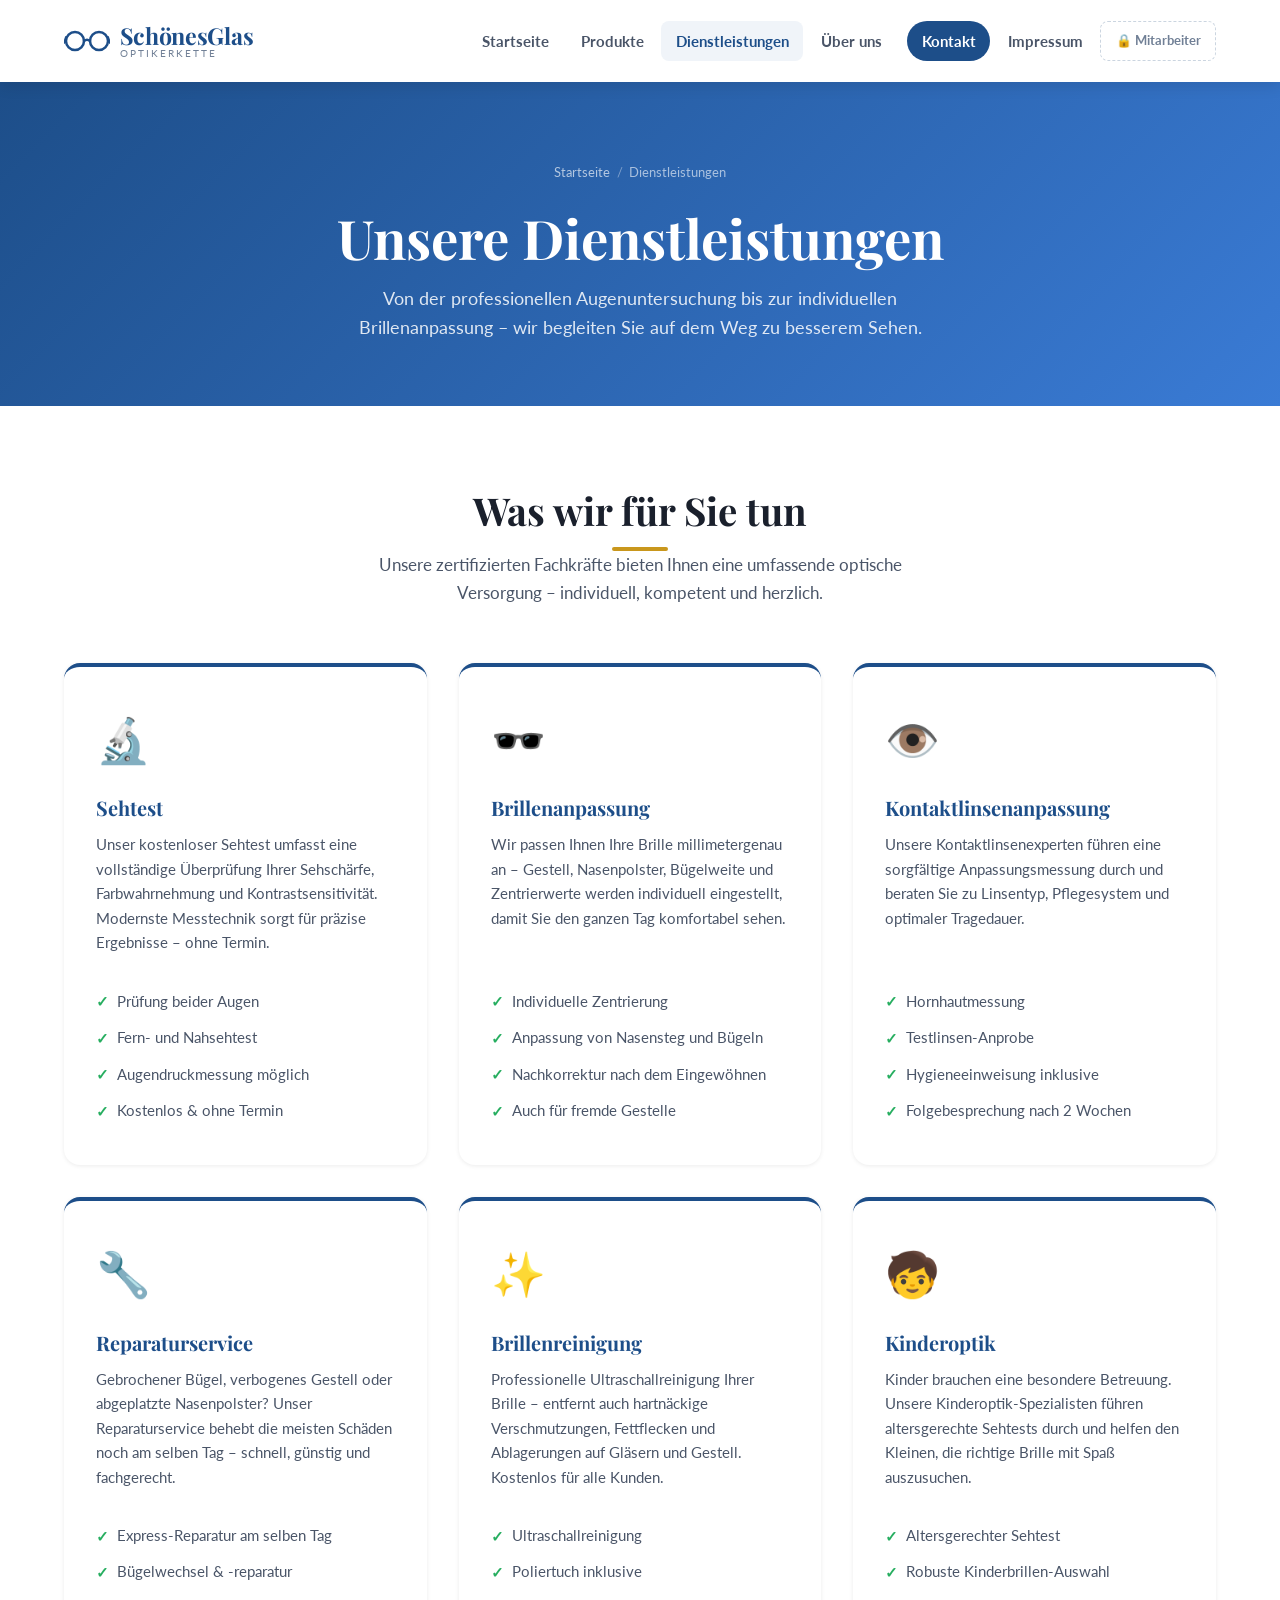
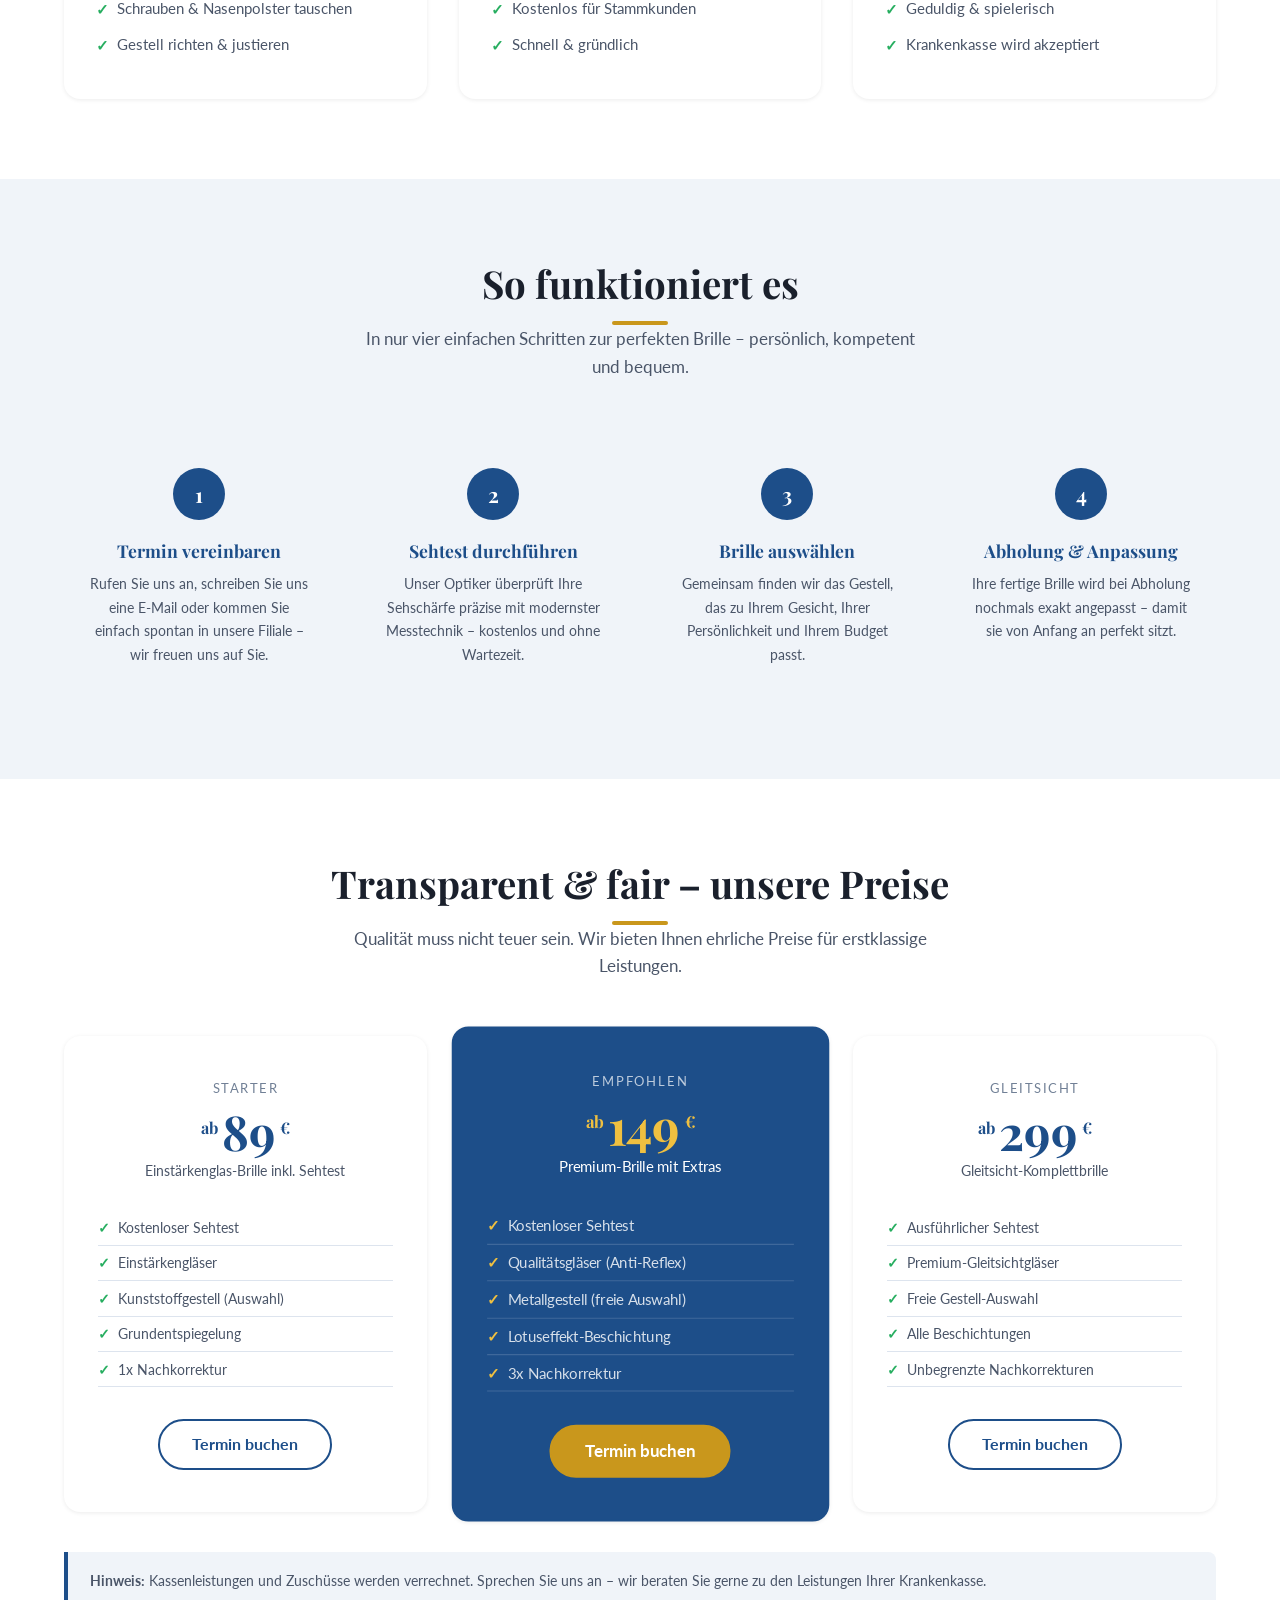
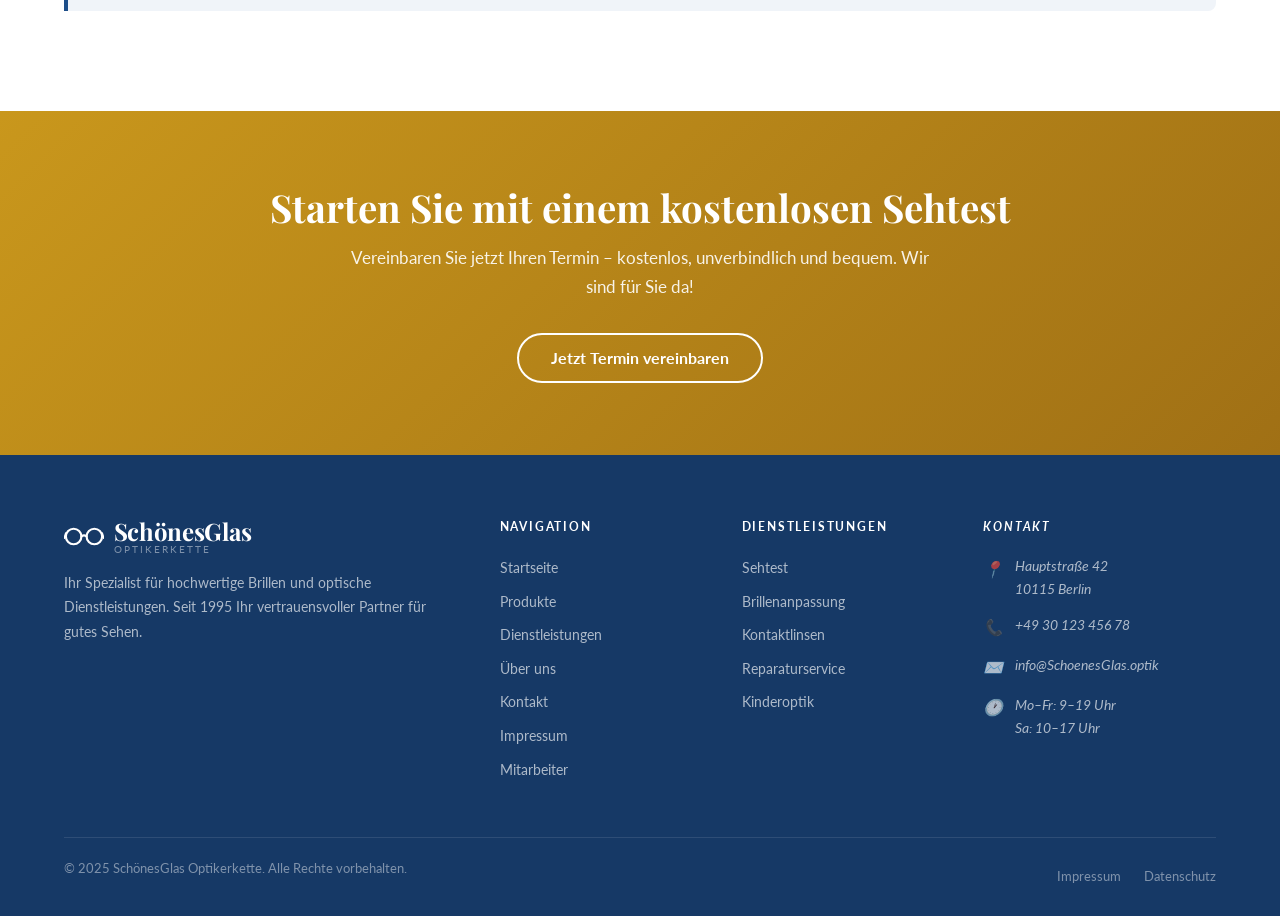
<file: SchoenesGlas/dienstleistungen.html>
<!DOCTYPE html>
<html lang="de">
<head>
  <meta charset="UTF-8">
  <meta name="viewport" content="width=device-width, initial-scale=1.0">
  <meta name="description" content="SchönesGlas Dienstleistungen – Sehtest, Brillenanpassung, Kontaktlinsenanpassung, Reparaturservice und Kinderoptik. Professionelle optische Versorgung.">
  <title>Dienstleistungen – SchönesGlas Optikerkette</title>
  <link rel="stylesheet" href="css/style.css">
</head>
<body>

  <!-- ===== HEADER ===== -->
  <header class="site-header">
    <div class="header-inner">
      <a href="index.html" class="logo" aria-label="SchönesGlas – Zur Startseite">
        <span class="logo-icon">
          <svg width="46" height="22" viewBox="0 0 46 22" fill="none" xmlns="http://www.w3.org/2000/svg" aria-hidden="true">
            <circle cx="11" cy="11" r="9" stroke="currentColor" stroke-width="2.5" fill="none"/>
            <circle cx="35" cy="11" r="9" stroke="currentColor" stroke-width="2.5" fill="none"/>
            <path d="M20 11 Q23 8.5 26 11" stroke="currentColor" stroke-width="2.5" fill="none" stroke-linecap="round"/>
            <line x1="2" y1="7" x2="0" y2="13" stroke="currentColor" stroke-width="2" stroke-linecap="round"/>
            <line x1="44" y1="7" x2="46" y2="13" stroke="currentColor" stroke-width="2" stroke-linecap="round"/>
          </svg>
        </span>
        <div class="logo-text">
          <span class="logo-name">SchönesGlas</span>
          <span class="logo-tagline">Optikerkette</span>
        </div>
      </a>

      <input type="checkbox" id="nav-toggle" class="nav-toggle-checkbox" aria-hidden="true">

      <nav class="main-nav" role="navigation" aria-label="Hauptnavigation">
        <a href="index.html"             class="nav-link">Startseite</a>
        <a href="produkte.html"          class="nav-link">Produkte</a>
        <a href="dienstleistungen.html"  class="nav-link active">Dienstleistungen</a>
        <a href="ueber-uns.html"         class="nav-link">Über uns</a>
        <a href="kontakt.html"           class="nav-link nav-cta">Kontakt</a>
        <a href="impressum.html"         class="nav-link">Impressum</a>
        <a href="mitarbeiter-login.html" class="nav-link nav-link-staff">🔒 Mitarbeiter</a>
      </nav>

      <label for="nav-toggle" class="nav-toggle" aria-label="Navigation öffnen">
        <span></span><span></span><span></span>
      </label>
    </div>
  </header>

  <!-- ===== MAIN CONTENT ===== -->
  <main>

    <!-- PAGE HERO -->
    <section class="page-hero" aria-labelledby="page-title">
      <div class="container">
        <nav class="breadcrumb" aria-label="Brotkrumennavigation">
          <a href="index.html">Startseite</a>
          <span class="sep" aria-hidden="true">/</span>
          <span aria-current="page">Dienstleistungen</span>
        </nav>
        <h1 id="page-title">Unsere Dienstleistungen</h1>
        <p>Von der professionellen Augenuntersuchung bis zur individuellen Brillenanpassung – wir begleiten Sie auf dem Weg zu besserem Sehen.</p>
      </div>
    </section>

    <!-- SERVICES GRID -->
    <section class="section" aria-labelledby="services-heading">
      <div class="container">
        <div class="section-header">
          <h2 id="services-heading">Was wir für Sie tun</h2>
          <div class="divider"></div>
          <p>Unsere zertifizierten Fachkräfte bieten Ihnen eine umfassende optische Versorgung – individuell, kompetent und herzlich.</p>
        </div>
        <div class="card-grid">
          <article class="service-card">
            <span class="service-icon" aria-hidden="true">🔬</span>
            <h3>Sehtest</h3>
            <p>Unser kostenloser Sehtest umfasst eine vollständige Überprüfung Ihrer Sehschärfe, Farbwahrnehmung und Kontrastsensitivität. Modernste Messtechnik sorgt für präzise Ergebnisse – ohne Termin.</p>
            <ul class="feature-list">
              <li>Prüfung beider Augen</li>
              <li>Fern- und Nahsehtest</li>
              <li>Augendruckmessung möglich</li>
              <li>Kostenlos &amp; ohne Termin</li>
            </ul>
          </article>
          <article class="service-card">
            <span class="service-icon" aria-hidden="true">🕶️</span>
            <h3>Brillenanpassung</h3>
            <p>Wir passen Ihnen Ihre Brille millimetergenau an – Gestell, Nasenpolster, Bügelweite und Zentrierwerte werden individuell eingestellt, damit Sie den ganzen Tag komfortabel sehen.</p>
            <ul class="feature-list">
              <li>Individuelle Zentrierung</li>
              <li>Anpassung von Nasensteg und Bügeln</li>
              <li>Nachkorrektur nach dem Eingewöhnen</li>
              <li>Auch für fremde Gestelle</li>
            </ul>
          </article>
          <article class="service-card">
            <span class="service-icon" aria-hidden="true">👁️</span>
            <h3>Kontaktlinsenanpassung</h3>
            <p>Unsere Kontaktlinsenexperten führen eine sorgfältige Anpassungsmessung durch und beraten Sie zu Linsentyp, Pflegesystem und optimaler Tragedauer.</p>
            <ul class="feature-list">
              <li>Hornhautmessung</li>
              <li>Testlinsen-Anprobe</li>
              <li>Hygieneeinweisung inklusive</li>
              <li>Folgebesprechung nach 2 Wochen</li>
            </ul>
          </article>
          <article class="service-card">
            <span class="service-icon" aria-hidden="true">🔧</span>
            <h3>Reparaturservice</h3>
            <p>Gebrochener Bügel, verbogenes Gestell oder abgeplatzte Nasenpolster? Unser Reparaturservice behebt die meisten Schäden noch am selben Tag – schnell, günstig und fachgerecht.</p>
            <ul class="feature-list">
              <li>Express-Reparatur am selben Tag</li>
              <li>Bügelwechsel &amp; -reparatur</li>
              <li>Schrauben &amp; Nasenpolster tauschen</li>
              <li>Gestell richten &amp; justieren</li>
            </ul>
          </article>
          <article class="service-card">
            <span class="service-icon" aria-hidden="true">✨</span>
            <h3>Brillenreinigung</h3>
            <p>Professionelle Ultraschallreinigung Ihrer Brille – entfernt auch hartnäckige Verschmutzungen, Fettflecken und Ablagerungen auf Gläsern und Gestell. Kostenlos für alle Kunden.</p>
            <ul class="feature-list">
              <li>Ultraschallreinigung</li>
              <li>Poliertuch inklusive</li>
              <li>Kostenlos für Stammkunden</li>
              <li>Schnell &amp; gründlich</li>
            </ul>
          </article>
          <article class="service-card">
            <span class="service-icon" aria-hidden="true">🧒</span>
            <h3>Kinderoptik</h3>
            <p>Kinder brauchen eine besondere Betreuung. Unsere Kinderoptik-Spezialisten führen altersgerechte Sehtests durch und helfen den Kleinen, die richtige Brille mit Spaß auszusuchen.</p>
            <ul class="feature-list">
              <li>Altersgerechter Sehtest</li>
              <li>Robuste Kinderbrillen-Auswahl</li>
              <li>Geduldig &amp; spielerisch</li>
              <li>Krankenkasse wird akzeptiert</li>
            </ul>
          </article>
        </div>
      </div>
    </section>

    <!-- HOW IT WORKS -->
    <section class="section section-alt" aria-labelledby="process-heading">
      <div class="container">
        <div class="section-header">
          <h2 id="process-heading">So funktioniert es</h2>
          <div class="divider"></div>
          <p>In nur vier einfachen Schritten zur perfekten Brille – persönlich, kompetent und bequem.</p>
        </div>
        <div class="process-grid">
          <div class="process-step">
            <h3>Termin vereinbaren</h3>
            <p>Rufen Sie uns an, schreiben Sie uns eine E-Mail oder kommen Sie einfach spontan in unsere Filiale – wir freuen uns auf Sie.</p>
          </div>
          <div class="process-step">
            <h3>Sehtest durchführen</h3>
            <p>Unser Optiker überprüft Ihre Sehschärfe präzise mit modernster Messtechnik – kostenlos und ohne Wartezeit.</p>
          </div>
          <div class="process-step">
            <h3>Brille auswählen</h3>
            <p>Gemeinsam finden wir das Gestell, das zu Ihrem Gesicht, Ihrer Persönlichkeit und Ihrem Budget passt.</p>
          </div>
          <div class="process-step">
            <h3>Abholung &amp; Anpassung</h3>
            <p>Ihre fertige Brille wird bei Abholung nochmals exakt angepasst – damit sie von Anfang an perfekt sitzt.</p>
          </div>
        </div>
      </div>
    </section>

    <!-- PRICING -->
    <section class="section" aria-labelledby="pricing-heading">
      <div class="container">
        <div class="section-header">
          <h2 id="pricing-heading">Transparent &amp; fair – unsere Preise</h2>
          <div class="divider"></div>
          <p>Qualität muss nicht teuer sein. Wir bieten Ihnen ehrliche Preise für erstklassige Leistungen.</p>
        </div>
        <div class="pricing-grid">
          <div class="pricing-card">
            <p class="pricing-name">Starter</p>
            <div class="pricing-price"><small>ab </small>89<small> €</small></div>
            <p class="pricing-desc">Einstärkenglas-Brille inkl. Sehtest</p>
            <ul class="pricing-features">
              <li>Kostenloser Sehtest</li>
              <li>Einstärkengläser</li>
              <li>Kunststoffgestell (Auswahl)</li>
              <li>Grundentspiegelung</li>
              <li>1x Nachkorrektur</li>
            </ul>
            <a href="kontakt.html" class="btn btn-outline">Termin buchen</a>
          </div>
          <div class="pricing-card featured">
            <p class="pricing-name">Empfohlen</p>
            <div class="pricing-price"><small>ab </small>149<small> €</small></div>
            <p class="pricing-desc">Premium-Brille mit Extras</p>
            <ul class="pricing-features">
              <li>Kostenloser Sehtest</li>
              <li>Qualitätsgläser (Anti-Reflex)</li>
              <li>Metallgestell (freie Auswahl)</li>
              <li>Lotuseffekt-Beschichtung</li>
              <li>3x Nachkorrektur</li>
            </ul>
            <a href="kontakt.html" class="btn btn-accent">Termin buchen</a>
          </div>
          <div class="pricing-card">
            <p class="pricing-name">Gleitsicht</p>
            <div class="pricing-price"><small>ab </small>299<small> €</small></div>
            <p class="pricing-desc">Gleitsicht-Komplettbrille</p>
            <ul class="pricing-features">
              <li>Ausführlicher Sehtest</li>
              <li>Premium-Gleitsichtgläser</li>
              <li>Freie Gestell-Auswahl</li>
              <li>Alle Beschichtungen</li>
              <li>Unbegrenzte Nachkorrekturen</li>
            </ul>
            <a href="kontakt.html" class="btn btn-outline">Termin buchen</a>
          </div>
        </div>
        <div class="info-box" style="margin-top:2.5rem">
          <p><strong>Hinweis:</strong> Kassenleistungen und Zuschüsse werden verrechnet. Sprechen Sie uns an – wir beraten Sie gerne zu den Leistungen Ihrer Krankenkasse.</p>
        </div>
      </div>
    </section>

    <!-- CTA BANNER -->
    <section class="cta-banner" aria-label="Termin vereinbaren">
      <div class="container">
        <h2>Starten Sie mit einem kostenlosen Sehtest</h2>
        <p>Vereinbaren Sie jetzt Ihren Termin – kostenlos, unverbindlich und bequem. Wir sind für Sie da!</p>
        <a href="kontakt.html" class="btn btn-secondary">Jetzt Termin vereinbaren</a>
      </div>
    </section>

  </main>

  <!-- ===== FOOTER ===== -->
  <footer class="site-footer">
    <div class="container">
      <div class="footer-grid">
        <div class="footer-brand">
          <a href="index.html" class="logo" aria-label="SchönesGlas">
            <span class="logo-icon">
              <svg width="40" height="19" viewBox="0 0 46 22" fill="none" xmlns="http://www.w3.org/2000/svg" aria-hidden="true">
                <circle cx="11" cy="11" r="9" stroke="white" stroke-width="2.5" fill="none"/>
                <circle cx="35" cy="11" r="9" stroke="white" stroke-width="2.5" fill="none"/>
                <path d="M20 11 Q23 8.5 26 11" stroke="white" stroke-width="2.5" fill="none" stroke-linecap="round"/>
                <line x1="2" y1="7" x2="0" y2="13" stroke="white" stroke-width="2" stroke-linecap="round"/>
                <line x1="44" y1="7" x2="46" y2="13" stroke="white" stroke-width="2" stroke-linecap="round"/>
              </svg>
            </span>
            <div class="logo-text">
              <span class="logo-name">SchönesGlas</span>
              <span class="logo-tagline">Optikerkette</span>
            </div>
          </a>
          <p>Ihr Spezialist für hochwertige Brillen und optische Dienstleistungen. Seit 1995 Ihr vertrauensvoller Partner für gutes Sehen.</p>
        </div>
        <nav class="footer-col" aria-label="Footer-Navigation">
          <h4>Navigation</h4>
          <ul>
            <li><a href="index.html">Startseite</a></li>
            <li><a href="produkte.html">Produkte</a></li>
            <li><a href="dienstleistungen.html">Dienstleistungen</a></li>
            <li><a href="ueber-uns.html">Über uns</a></li>
            <li><a href="kontakt.html">Kontakt</a></li>
            <li><a href="impressum.html">Impressum</a></li>
            <li><a href="mitarbeiter-login.html">Mitarbeiter</a></li>
          </ul>
        </nav>
        <div class="footer-col">
          <h4>Dienstleistungen</h4>
          <ul>
            <li><a href="dienstleistungen.html">Sehtest</a></li>
            <li><a href="dienstleistungen.html">Brillenanpassung</a></li>
            <li><a href="dienstleistungen.html">Kontaktlinsen</a></li>
            <li><a href="dienstleistungen.html">Reparaturservice</a></li>
            <li><a href="dienstleistungen.html">Kinderoptik</a></li>
          </ul>
        </div>
        <address class="footer-col">
          <h4>Kontakt</h4>
          <div class="footer-contact-item">
            <span class="icon" aria-hidden="true">📍</span>
            <span>Hauptstraße 42<br>10115 Berlin</span>
          </div>
          <div class="footer-contact-item">
            <span class="icon" aria-hidden="true">📞</span>
            <a href="tel:+493012345678">+49 30 123 456 78</a>
          </div>
          <div class="footer-contact-item">
            <span class="icon" aria-hidden="true">✉️</span>
            <a href="mailto:info@SchoenesGlas.optik">info@SchoenesGlas.optik</a>
          </div>
          <div class="footer-contact-item">
            <span class="icon" aria-hidden="true">🕐</span>
            <span>Mo–Fr: 9–19 Uhr<br>Sa: 10–17 Uhr</span>
          </div>
        </address>
      </div>
      <div class="footer-bottom">
        <p>&copy; 2025 SchönesGlas Optikerkette. Alle Rechte vorbehalten.</p>
        <div>
          <a href="impressum.html">Impressum</a>
          <a href="impressum.html#datenschutz">Datenschutz</a>
        </div>
      </div>
    </div>
  </footer>

</body>
</html>
</file>
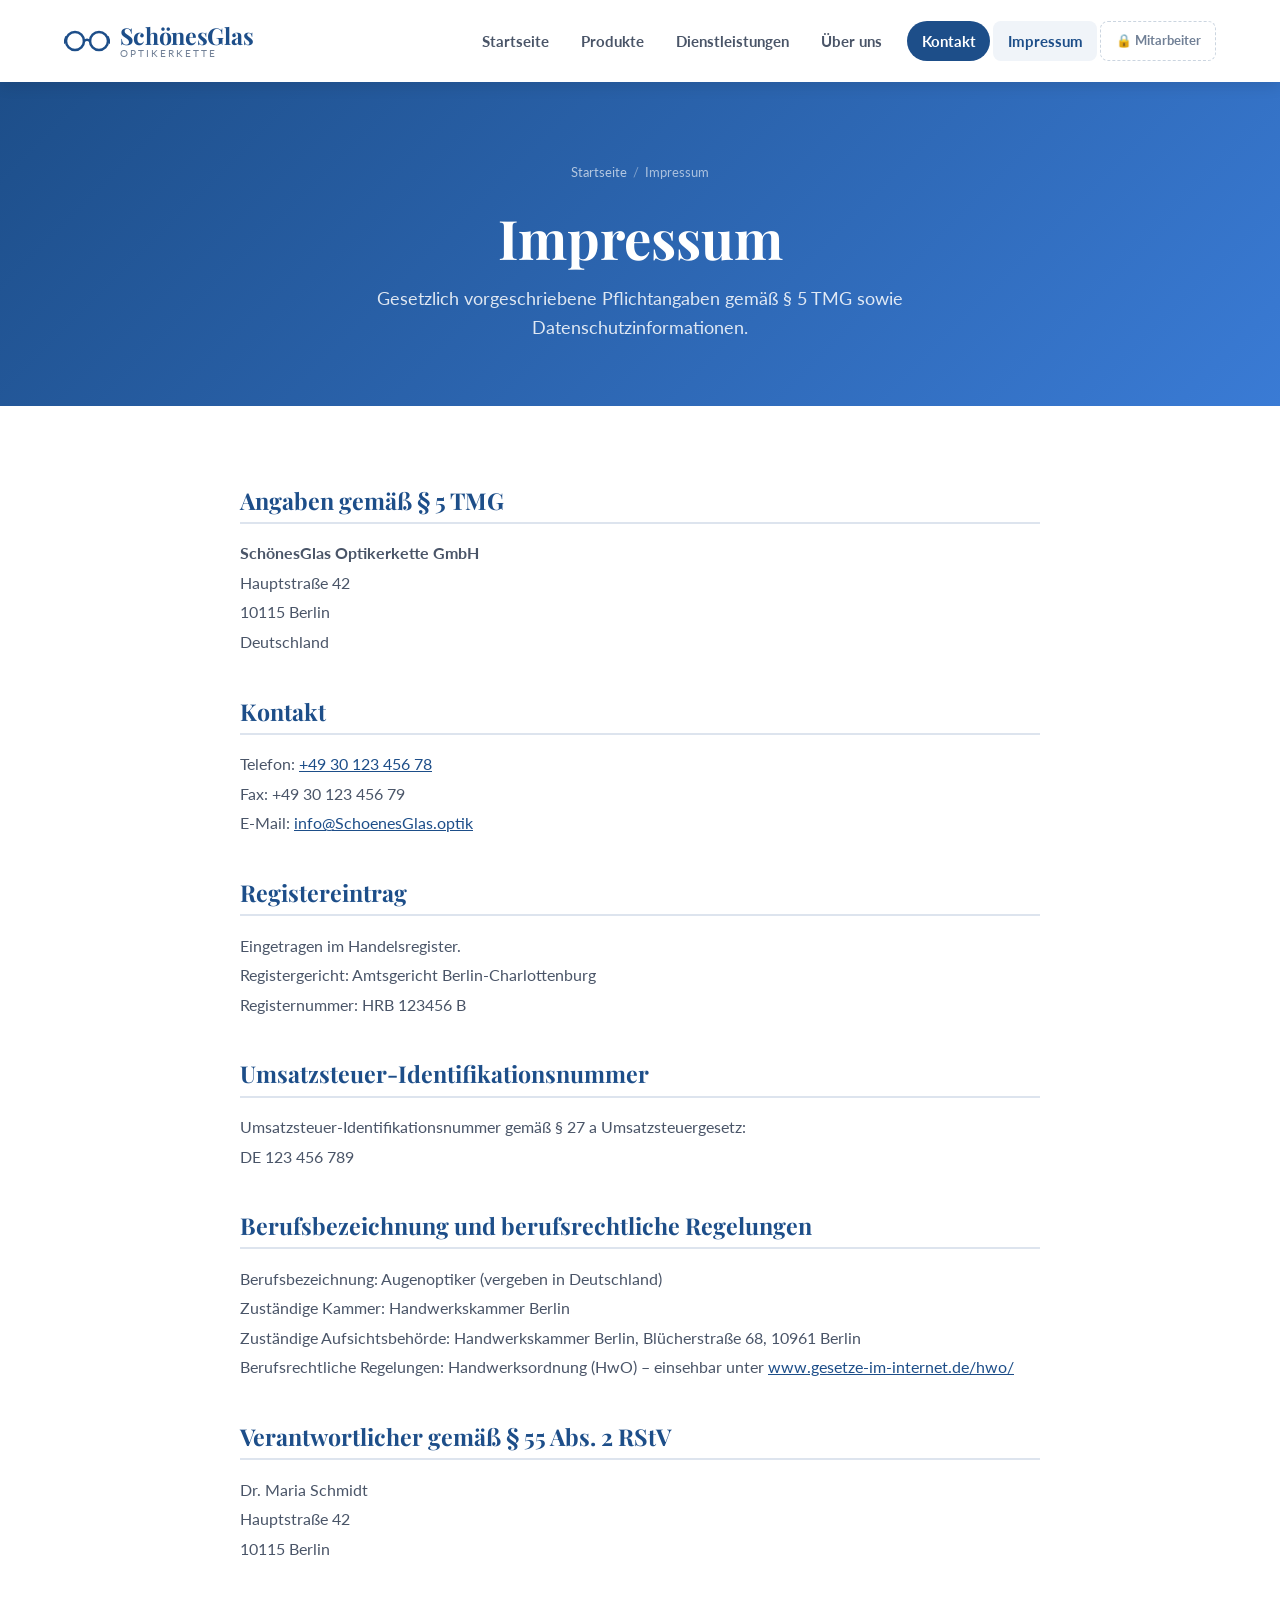
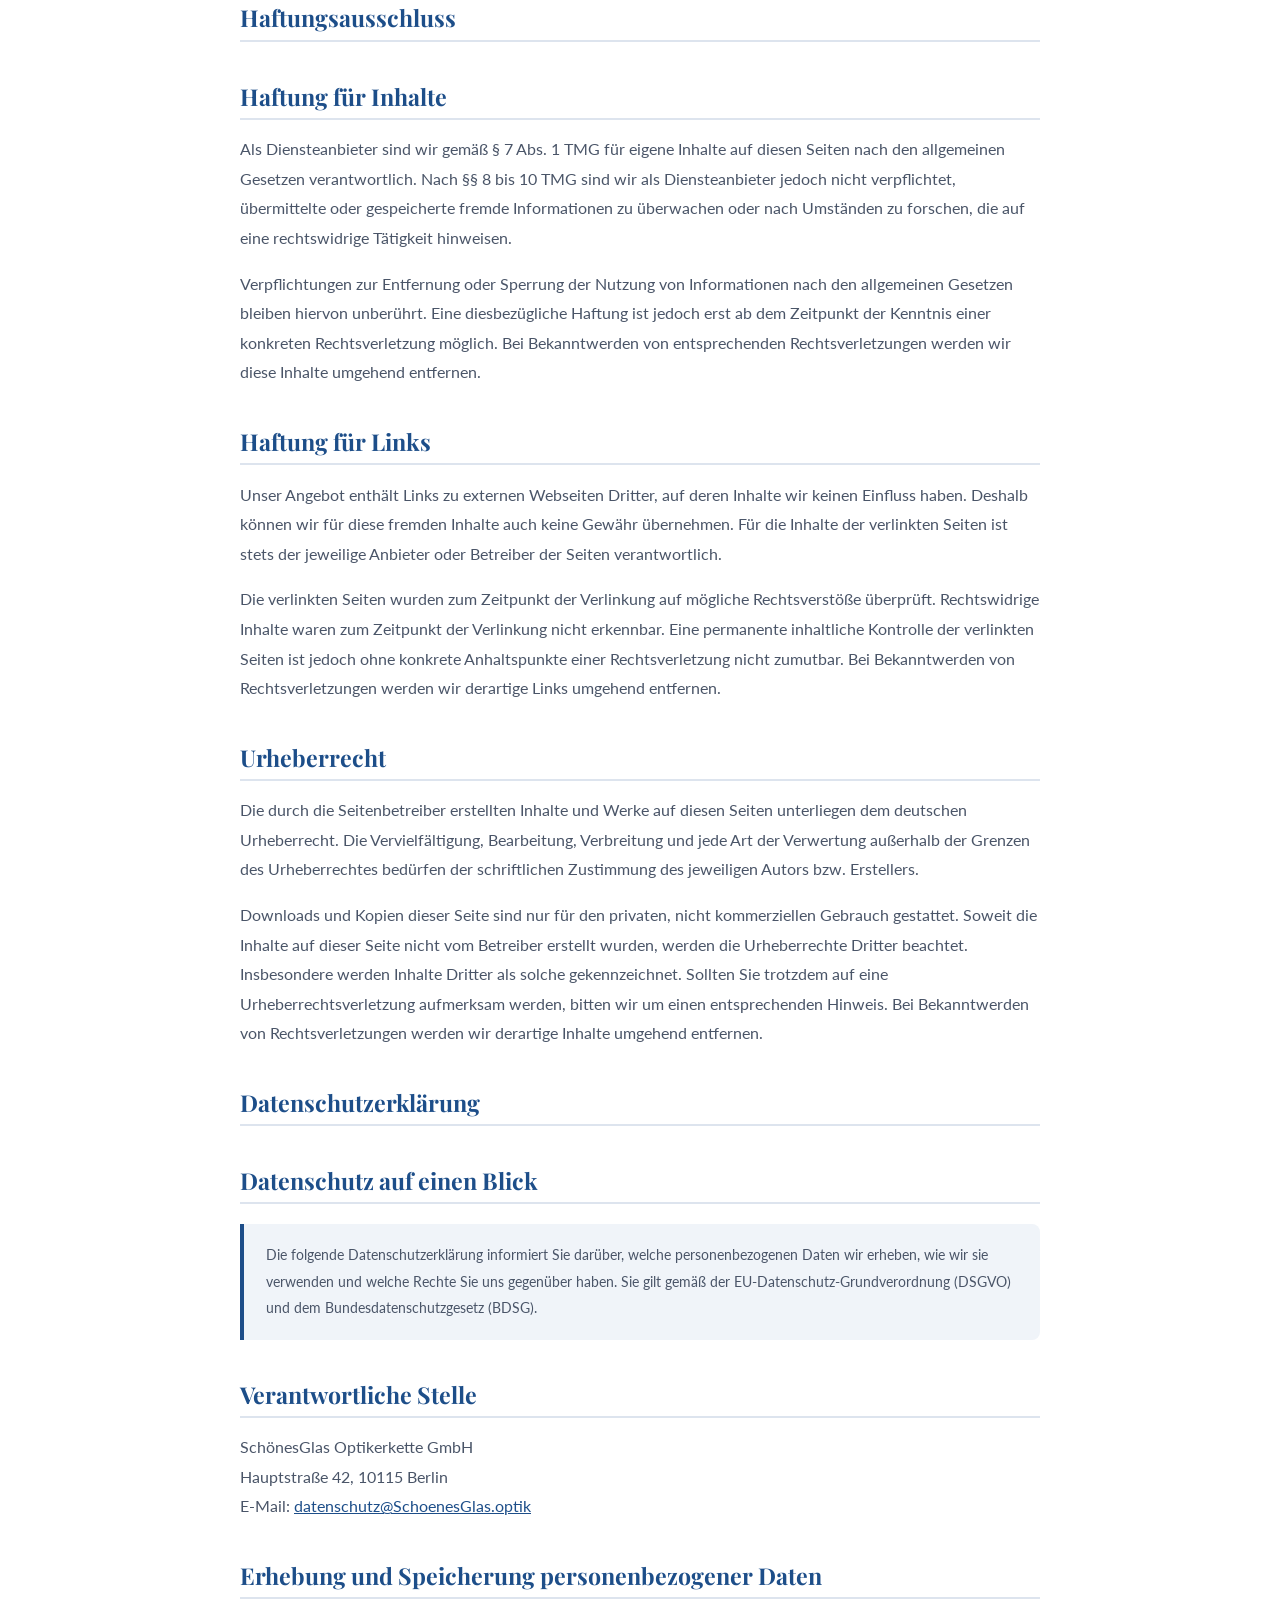
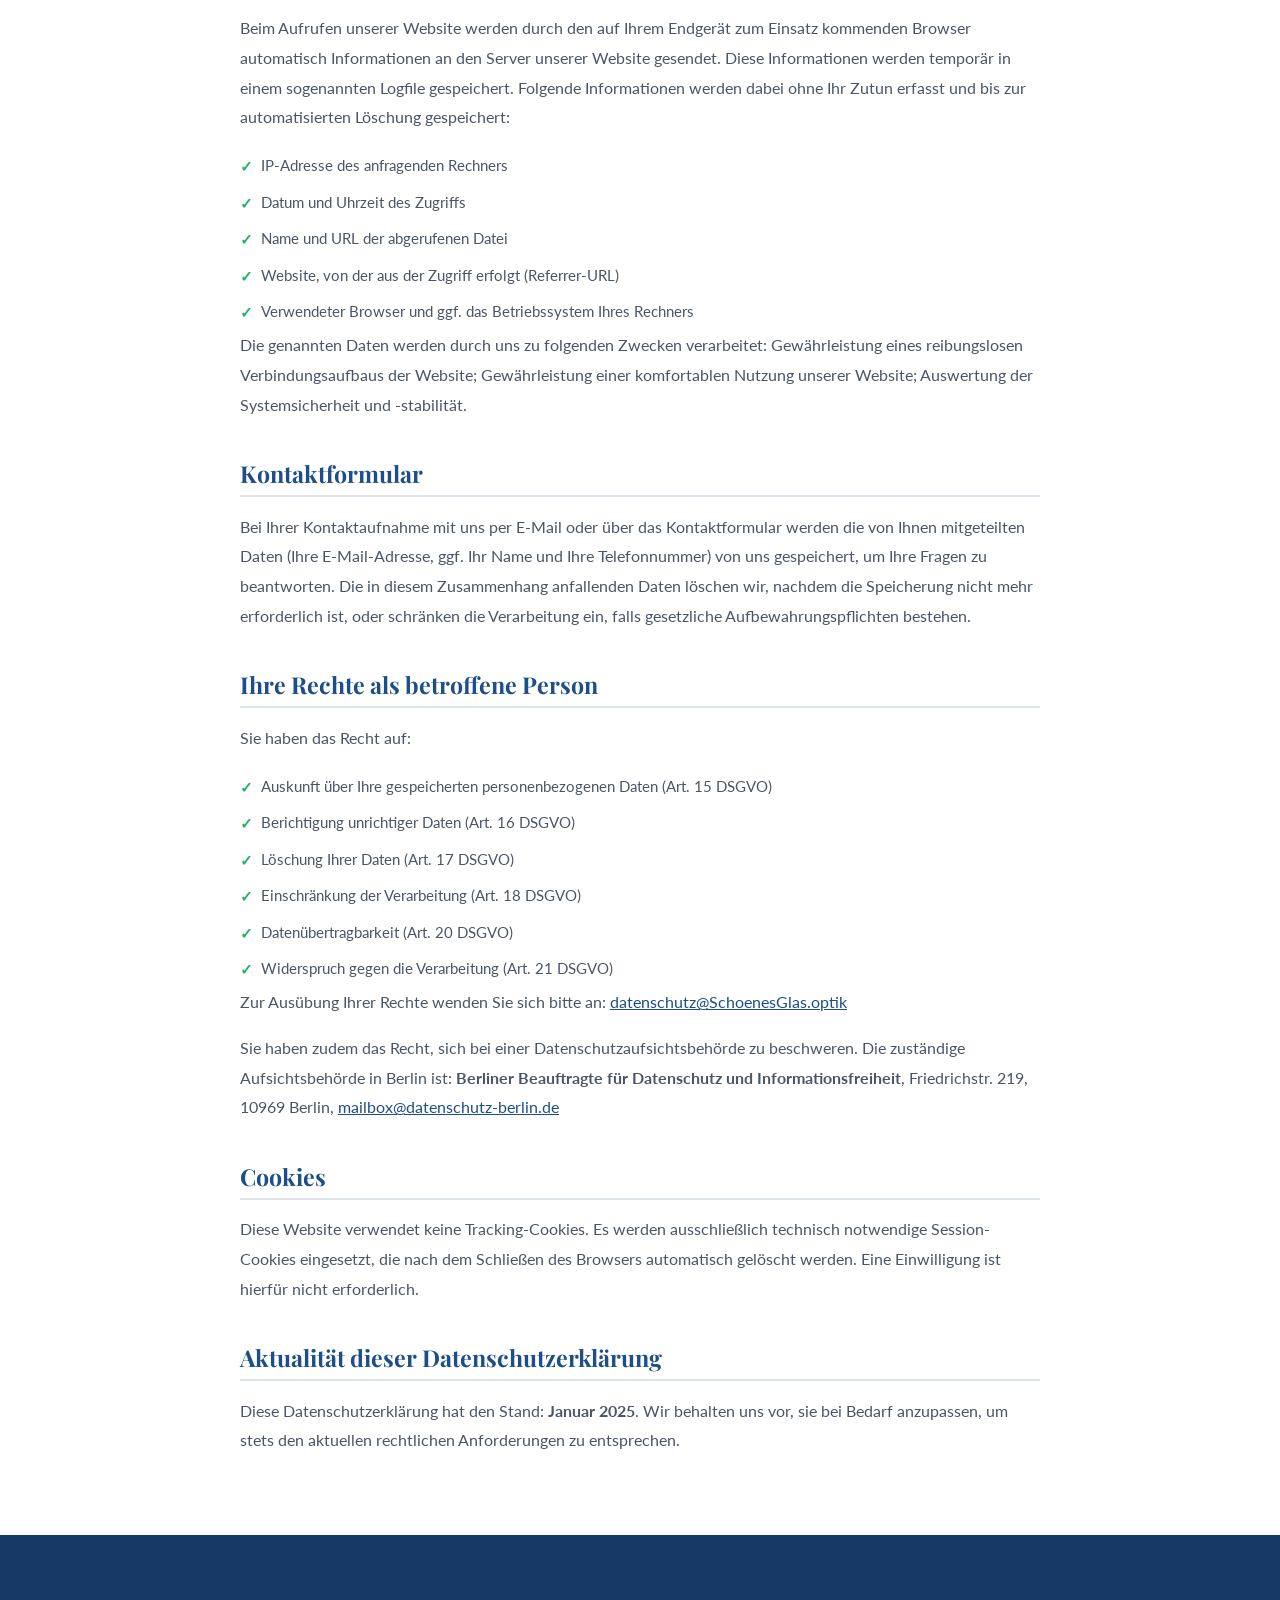
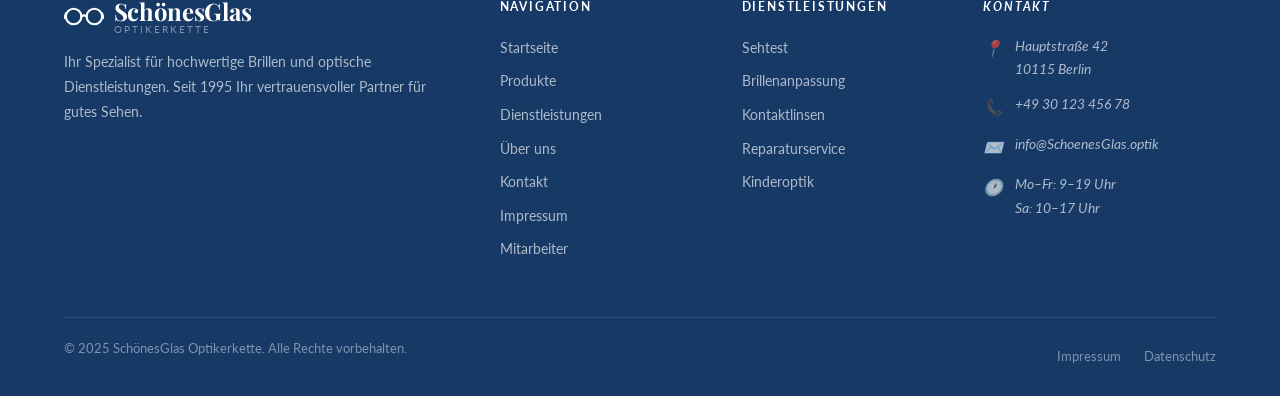
<file: SchoenesGlas/impressum.html>
<!DOCTYPE html>
<html lang="de">
<head>
  <meta charset="UTF-8">
  <meta name="viewport" content="width=device-width, initial-scale=1.0">
  <meta name="description" content="Impressum und Datenschutzerklärung – SchönesGlas Optikerkette GmbH, Berlin. Gesetzlich vorgeschriebene Pflichtangaben.">
  <title>Impressum – SchönesGlas Optikerkette</title>
  <link rel="stylesheet" href="css/style.css">
</head>
<body>

  <!-- ===== HEADER ===== -->
  <header class="site-header">
    <div class="header-inner">
      <a href="index.html" class="logo" aria-label="SchönesGlas – Zur Startseite">
        <span class="logo-icon">
          <svg width="46" height="22" viewBox="0 0 46 22" fill="none" xmlns="http://www.w3.org/2000/svg" aria-hidden="true">
            <circle cx="11" cy="11" r="9" stroke="currentColor" stroke-width="2.5" fill="none"/>
            <circle cx="35" cy="11" r="9" stroke="currentColor" stroke-width="2.5" fill="none"/>
            <path d="M20 11 Q23 8.5 26 11" stroke="currentColor" stroke-width="2.5" fill="none" stroke-linecap="round"/>
            <line x1="2" y1="7" x2="0" y2="13" stroke="currentColor" stroke-width="2" stroke-linecap="round"/>
            <line x1="44" y1="7" x2="46" y2="13" stroke="currentColor" stroke-width="2" stroke-linecap="round"/>
          </svg>
        </span>
        <div class="logo-text">
          <span class="logo-name">SchönesGlas</span>
          <span class="logo-tagline">Optikerkette</span>
        </div>
      </a>

      <input type="checkbox" id="nav-toggle" class="nav-toggle-checkbox" aria-hidden="true">

      <nav class="main-nav" role="navigation" aria-label="Hauptnavigation">
        <a href="index.html"             class="nav-link">Startseite</a>
        <a href="produkte.html"          class="nav-link">Produkte</a>
        <a href="dienstleistungen.html"  class="nav-link">Dienstleistungen</a>
        <a href="ueber-uns.html"         class="nav-link">Über uns</a>
        <a href="kontakt.html"           class="nav-link nav-cta">Kontakt</a>
        <a href="impressum.html"         class="nav-link active">Impressum</a>
        <a href="mitarbeiter-login.html" class="nav-link nav-link-staff">🔒 Mitarbeiter</a>
      </nav>

      <label for="nav-toggle" class="nav-toggle" aria-label="Navigation öffnen">
        <span></span><span></span><span></span>
      </label>
    </div>
  </header>

  <!-- ===== MAIN CONTENT ===== -->
  <main>

    <!-- PAGE HERO -->
    <section class="page-hero" aria-labelledby="page-title">
      <div class="container">
        <nav class="breadcrumb" aria-label="Brotkrumennavigation">
          <a href="index.html">Startseite</a>
          <span class="sep" aria-hidden="true">/</span>
          <span aria-current="page">Impressum</span>
        </nav>
        <h1 id="page-title">Impressum</h1>
        <p>Gesetzlich vorgeschriebene Pflichtangaben gemäß § 5 TMG sowie Datenschutzinformationen.</p>
      </div>
    </section>

    <!-- IMPRESSUM CONTENT -->
    <section class="section" aria-label="Impressum und rechtliche Hinweise">
      <div class="container">
        <div class="impressum-content">

          <!-- Angaben gemäß § 5 TMG -->
          <h2>Angaben gemäß § 5 TMG</h2>
          <address>
            <strong>SchönesGlas Optikerkette GmbH</strong><br>
            Hauptstraße 42<br>
            10115 Berlin<br>
            Deutschland
          </address>

          <h2>Kontakt</h2>
          <address>
            Telefon: <a href="tel:+493012345678">+49 30 123 456 78</a><br>
            Fax: +49 30 123 456 79<br>
            E-Mail: <a href="mailto:info@SchoenesGlas.optik">info@SchoenesGlas.optik</a>
          </address>

          <h2>Registereintrag</h2>
          <p>
            Eingetragen im Handelsregister.<br>
            Registergericht: Amtsgericht Berlin-Charlottenburg<br>
            Registernummer: HRB 123456 B
          </p>

          <h2>Umsatzsteuer-Identifikationsnummer</h2>
          <p>
            Umsatzsteuer-Identifikationsnummer gemäß § 27 a Umsatzsteuergesetz:<br>
            DE 123 456 789
          </p>

          <h2>Berufsbezeichnung und berufsrechtliche Regelungen</h2>
          <p>
            Berufsbezeichnung: Augenoptiker (vergeben in Deutschland)<br>
            Zuständige Kammer: Handwerkskammer Berlin<br>
            Zuständige Aufsichtsbehörde: Handwerkskammer Berlin, Blücherstraße 68, 10961 Berlin<br>
            Berufsrechtliche Regelungen: Handwerksordnung (HwO) – einsehbar unter <a href="https://www.gesetze-im-internet.de/hwo/" target="_blank" rel="noopener noreferrer">www.gesetze-im-internet.de/hwo/</a>
          </p>

          <h2>Verantwortlicher gemäß § 55 Abs. 2 RStV</h2>
          <address>
            Dr. Maria Schmidt<br>
            Hauptstraße 42<br>
            10115 Berlin
          </address>

          <!-- Haftungsausschluss -->
          <h2>Haftungsausschluss</h2>

          <h2>Haftung für Inhalte</h2>
          <p>
            Als Diensteanbieter sind wir gemäß § 7 Abs. 1 TMG für eigene Inhalte auf diesen Seiten nach den allgemeinen Gesetzen verantwortlich. Nach §§ 8 bis 10 TMG sind wir als Diensteanbieter jedoch nicht verpflichtet, übermittelte oder gespeicherte fremde Informationen zu überwachen oder nach Umständen zu forschen, die auf eine rechtswidrige Tätigkeit hinweisen.
          </p>
          <p>
            Verpflichtungen zur Entfernung oder Sperrung der Nutzung von Informationen nach den allgemeinen Gesetzen bleiben hiervon unberührt. Eine diesbezügliche Haftung ist jedoch erst ab dem Zeitpunkt der Kenntnis einer konkreten Rechtsverletzung möglich. Bei Bekanntwerden von entsprechenden Rechtsverletzungen werden wir diese Inhalte umgehend entfernen.
          </p>

          <h2>Haftung für Links</h2>
          <p>
            Unser Angebot enthält Links zu externen Webseiten Dritter, auf deren Inhalte wir keinen Einfluss haben. Deshalb können wir für diese fremden Inhalte auch keine Gewähr übernehmen. Für die Inhalte der verlinkten Seiten ist stets der jeweilige Anbieter oder Betreiber der Seiten verantwortlich.
          </p>
          <p>
            Die verlinkten Seiten wurden zum Zeitpunkt der Verlinkung auf mögliche Rechtsverstöße überprüft. Rechtswidrige Inhalte waren zum Zeitpunkt der Verlinkung nicht erkennbar. Eine permanente inhaltliche Kontrolle der verlinkten Seiten ist jedoch ohne konkrete Anhaltspunkte einer Rechtsverletzung nicht zumutbar. Bei Bekanntwerden von Rechtsverletzungen werden wir derartige Links umgehend entfernen.
          </p>

          <h2>Urheberrecht</h2>
          <p>
            Die durch die Seitenbetreiber erstellten Inhalte und Werke auf diesen Seiten unterliegen dem deutschen Urheberrecht. Die Vervielfältigung, Bearbeitung, Verbreitung und jede Art der Verwertung außerhalb der Grenzen des Urheberrechtes bedürfen der schriftlichen Zustimmung des jeweiligen Autors bzw. Erstellers.
          </p>
          <p>
            Downloads und Kopien dieser Seite sind nur für den privaten, nicht kommerziellen Gebrauch gestattet. Soweit die Inhalte auf dieser Seite nicht vom Betreiber erstellt wurden, werden die Urheberrechte Dritter beachtet. Insbesondere werden Inhalte Dritter als solche gekennzeichnet. Sollten Sie trotzdem auf eine Urheberrechtsverletzung aufmerksam werden, bitten wir um einen entsprechenden Hinweis. Bei Bekanntwerden von Rechtsverletzungen werden wir derartige Inhalte umgehend entfernen.
          </p>

          <!-- Datenschutzerklärung -->
          <h2 id="datenschutz">Datenschutzerklärung</h2>

          <h2>Datenschutz auf einen Blick</h2>
          <div class="info-box">
            <p>Die folgende Datenschutzerklärung informiert Sie darüber, welche personenbezogenen Daten wir erheben, wie wir sie verwenden und welche Rechte Sie uns gegenüber haben. Sie gilt gemäß der EU-Datenschutz-Grundverordnung (DSGVO) und dem Bundesdatenschutzgesetz (BDSG).</p>
          </div>

          <h2>Verantwortliche Stelle</h2>
          <address>
            SchönesGlas Optikerkette GmbH<br>
            Hauptstraße 42, 10115 Berlin<br>
            E-Mail: <a href="mailto:datenschutz@SchoenesGlas.optik">datenschutz@SchoenesGlas.optik</a>
          </address>

          <h2>Erhebung und Speicherung personenbezogener Daten</h2>
          <p>
            Beim Aufrufen unserer Website werden durch den auf Ihrem Endgerät zum Einsatz kommenden Browser automatisch Informationen an den Server unserer Website gesendet. Diese Informationen werden temporär in einem sogenannten Logfile gespeichert. Folgende Informationen werden dabei ohne Ihr Zutun erfasst und bis zur automatisierten Löschung gespeichert:
          </p>
          <ul class="feature-list">
            <li>IP-Adresse des anfragenden Rechners</li>
            <li>Datum und Uhrzeit des Zugriffs</li>
            <li>Name und URL der abgerufenen Datei</li>
            <li>Website, von der aus der Zugriff erfolgt (Referrer-URL)</li>
            <li>Verwendeter Browser und ggf. das Betriebssystem Ihres Rechners</li>
          </ul>
          <p>
            Die genannten Daten werden durch uns zu folgenden Zwecken verarbeitet: Gewährleistung eines reibungslosen Verbindungsaufbaus der Website; Gewährleistung einer komfortablen Nutzung unserer Website; Auswertung der Systemsicherheit und -stabilität.
          </p>

          <h2>Kontaktformular</h2>
          <p>
            Bei Ihrer Kontaktaufnahme mit uns per E-Mail oder über das Kontaktformular werden die von Ihnen mitgeteilten Daten (Ihre E-Mail-Adresse, ggf. Ihr Name und Ihre Telefonnummer) von uns gespeichert, um Ihre Fragen zu beantworten. Die in diesem Zusammenhang anfallenden Daten löschen wir, nachdem die Speicherung nicht mehr erforderlich ist, oder schränken die Verarbeitung ein, falls gesetzliche Aufbewahrungspflichten bestehen.
          </p>

          <h2>Ihre Rechte als betroffene Person</h2>
          <p>Sie haben das Recht auf:</p>
          <ul class="feature-list">
            <li>Auskunft über Ihre gespeicherten personenbezogenen Daten (Art. 15 DSGVO)</li>
            <li>Berichtigung unrichtiger Daten (Art. 16 DSGVO)</li>
            <li>Löschung Ihrer Daten (Art. 17 DSGVO)</li>
            <li>Einschränkung der Verarbeitung (Art. 18 DSGVO)</li>
            <li>Datenübertragbarkeit (Art. 20 DSGVO)</li>
            <li>Widerspruch gegen die Verarbeitung (Art. 21 DSGVO)</li>
          </ul>
          <p>
            Zur Ausübung Ihrer Rechte wenden Sie sich bitte an: <a href="mailto:datenschutz@SchoenesGlas.optik">datenschutz@SchoenesGlas.optik</a>
          </p>
          <p>
            Sie haben zudem das Recht, sich bei einer Datenschutzaufsichtsbehörde zu beschweren. Die zuständige Aufsichtsbehörde in Berlin ist: <strong>Berliner Beauftragte für Datenschutz und Informationsfreiheit</strong>, Friedrichstr. 219, 10969 Berlin, <a href="mailto:mailbox@datenschutz-berlin.de">mailbox@datenschutz-berlin.de</a>
          </p>

          <h2>Cookies</h2>
          <p>
            Diese Website verwendet keine Tracking-Cookies. Es werden ausschließlich technisch notwendige Session-Cookies eingesetzt, die nach dem Schließen des Browsers automatisch gelöscht werden. Eine Einwilligung ist hierfür nicht erforderlich.
          </p>

          <h2>Aktualität dieser Datenschutzerklärung</h2>
          <p>
            Diese Datenschutzerklärung hat den Stand: <strong>Januar 2025</strong>. Wir behalten uns vor, sie bei Bedarf anzupassen, um stets den aktuellen rechtlichen Anforderungen zu entsprechen.
          </p>

        </div>
      </div>
    </section>

  </main>

  <!-- ===== FOOTER ===== -->
  <footer class="site-footer">
    <div class="container">
      <div class="footer-grid">
        <div class="footer-brand">
          <a href="index.html" class="logo" aria-label="SchönesGlas">
            <span class="logo-icon">
              <svg width="40" height="19" viewBox="0 0 46 22" fill="none" xmlns="http://www.w3.org/2000/svg" aria-hidden="true">
                <circle cx="11" cy="11" r="9" stroke="white" stroke-width="2.5" fill="none"/>
                <circle cx="35" cy="11" r="9" stroke="white" stroke-width="2.5" fill="none"/>
                <path d="M20 11 Q23 8.5 26 11" stroke="white" stroke-width="2.5" fill="none" stroke-linecap="round"/>
                <line x1="2" y1="7" x2="0" y2="13" stroke="white" stroke-width="2" stroke-linecap="round"/>
                <line x1="44" y1="7" x2="46" y2="13" stroke="white" stroke-width="2" stroke-linecap="round"/>
              </svg>
            </span>
            <div class="logo-text">
              <span class="logo-name">SchönesGlas</span>
              <span class="logo-tagline">Optikerkette</span>
            </div>
          </a>
          <p>Ihr Spezialist für hochwertige Brillen und optische Dienstleistungen. Seit 1995 Ihr vertrauensvoller Partner für gutes Sehen.</p>
        </div>
        <nav class="footer-col" aria-label="Footer-Navigation">
          <h4>Navigation</h4>
          <ul>
            <li><a href="index.html">Startseite</a></li>
            <li><a href="produkte.html">Produkte</a></li>
            <li><a href="dienstleistungen.html">Dienstleistungen</a></li>
            <li><a href="ueber-uns.html">Über uns</a></li>
            <li><a href="kontakt.html">Kontakt</a></li>
            <li><a href="impressum.html">Impressum</a></li>
            <li><a href="mitarbeiter-login.html">Mitarbeiter</a></li>
          </ul>
        </nav>
        <div class="footer-col">
          <h4>Dienstleistungen</h4>
          <ul>
            <li><a href="dienstleistungen.html">Sehtest</a></li>
            <li><a href="dienstleistungen.html">Brillenanpassung</a></li>
            <li><a href="dienstleistungen.html">Kontaktlinsen</a></li>
            <li><a href="dienstleistungen.html">Reparaturservice</a></li>
            <li><a href="dienstleistungen.html">Kinderoptik</a></li>
          </ul>
        </div>
        <address class="footer-col">
          <h4>Kontakt</h4>
          <div class="footer-contact-item">
            <span class="icon" aria-hidden="true">📍</span>
            <span>Hauptstraße 42<br>10115 Berlin</span>
          </div>
          <div class="footer-contact-item">
            <span class="icon" aria-hidden="true">📞</span>
            <a href="tel:+493012345678">+49 30 123 456 78</a>
          </div>
          <div class="footer-contact-item">
            <span class="icon" aria-hidden="true">✉️</span>
            <a href="mailto:info@SchoenesGlas.optik">info@SchoenesGlas.optik</a>
          </div>
          <div class="footer-contact-item">
            <span class="icon" aria-hidden="true">🕐</span>
            <span>Mo–Fr: 9–19 Uhr<br>Sa: 10–17 Uhr</span>
          </div>
        </address>
      </div>
      <div class="footer-bottom">
        <p>&copy; 2025 SchönesGlas Optikerkette. Alle Rechte vorbehalten.</p>
        <div>
          <a href="impressum.html">Impressum</a>
          <a href="impressum.html#datenschutz">Datenschutz</a>
        </div>
      </div>
    </div>
  </footer>

</body>
</html>
</file>
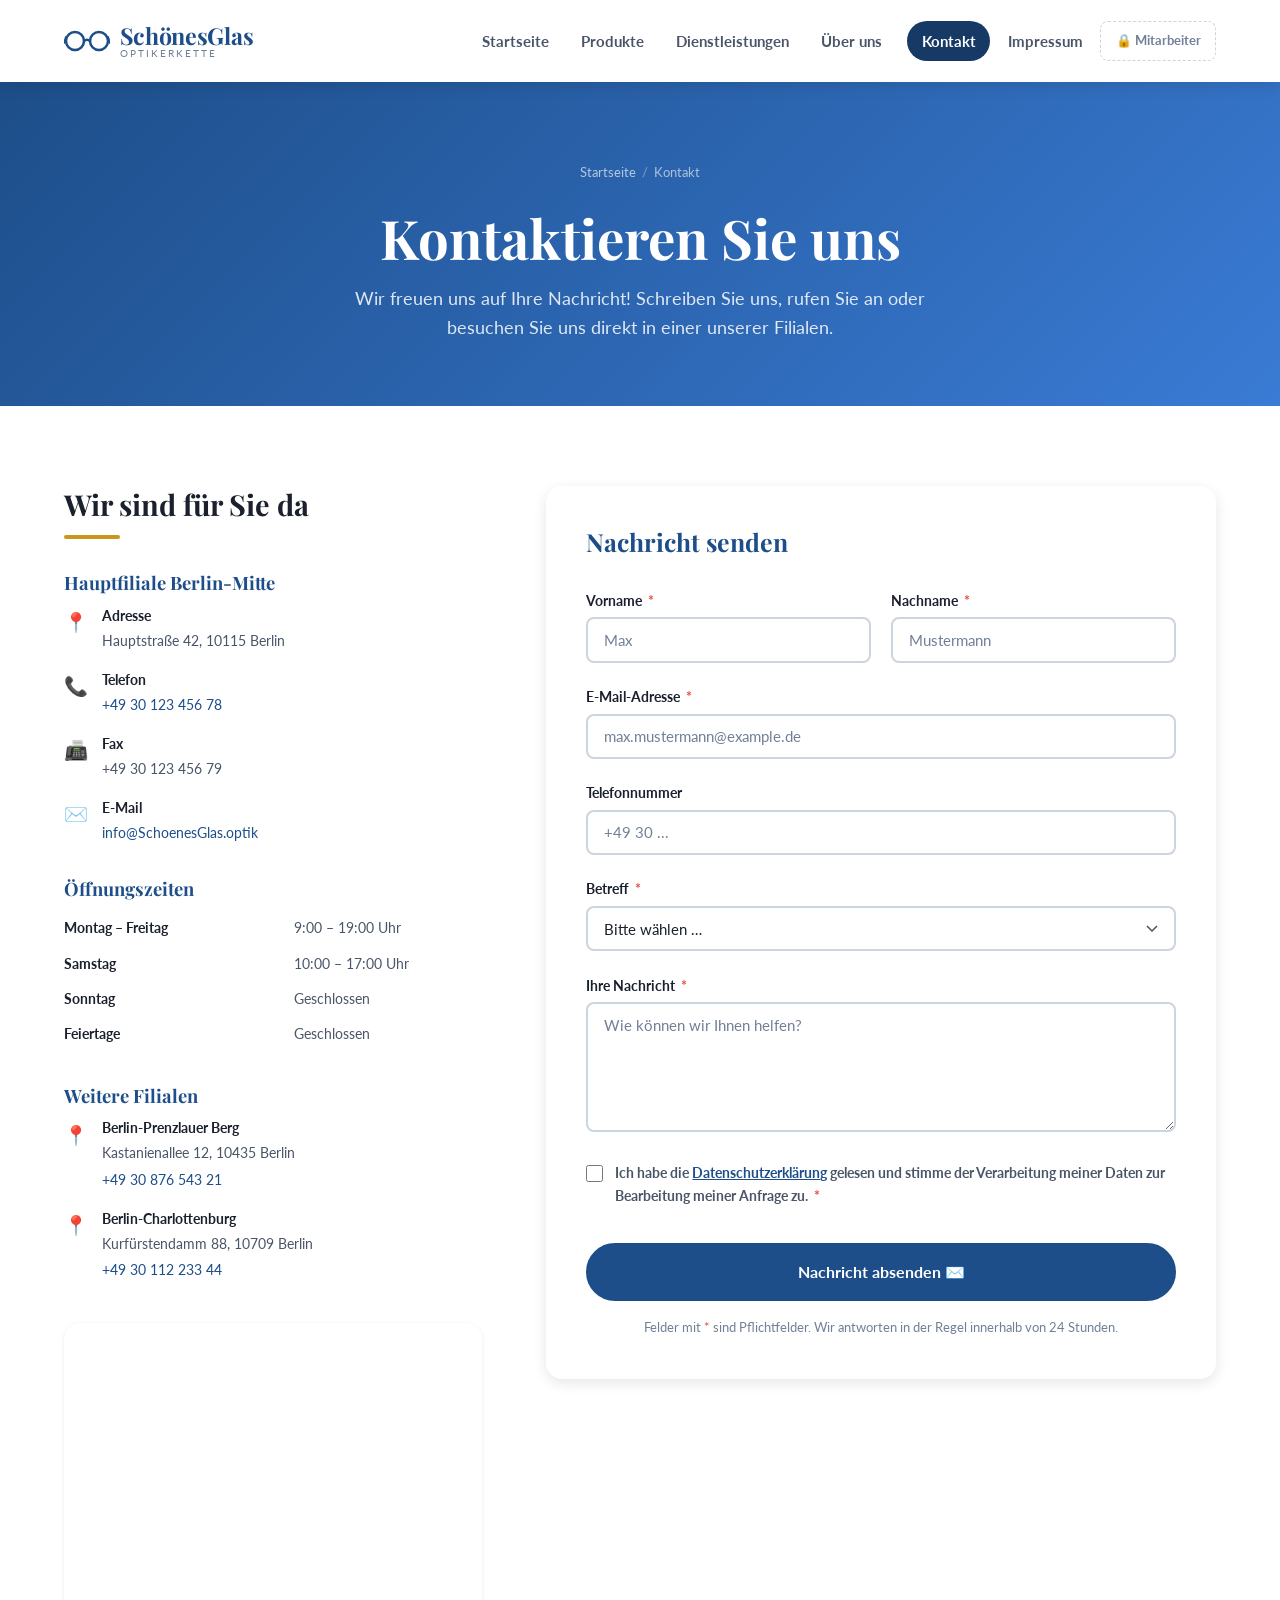
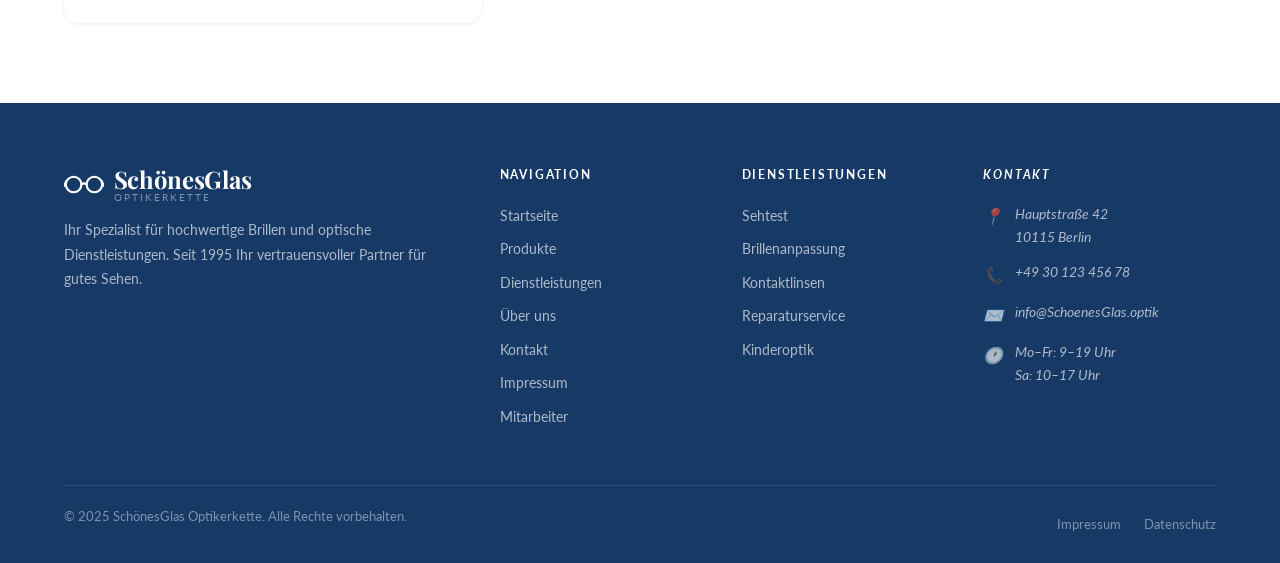
<file: SchoenesGlas/kontakt.html>
<!DOCTYPE html>
<html lang="de">
<head>
  <meta charset="UTF-8">
  <meta name="viewport" content="width=device-width, initial-scale=1.0">
  <meta name="description" content="Kontakt – SchönesGlas Optikerkette Berlin. Schreiben Sie uns, rufen Sie an oder vereinbaren Sie einen Termin online.">
  <title>Kontakt – SchönesGlas Optikerkette</title>
  <link rel="stylesheet" href="css/style.css">
</head>
<body>

  <!-- ===== HEADER ===== -->
  <header class="site-header">
    <div class="header-inner">
      <a href="index.html" class="logo" aria-label="SchönesGlas – Zur Startseite">
        <span class="logo-icon">
          <svg width="46" height="22" viewBox="0 0 46 22" fill="none" xmlns="http://www.w3.org/2000/svg" aria-hidden="true">
            <circle cx="11" cy="11" r="9" stroke="currentColor" stroke-width="2.5" fill="none"/>
            <circle cx="35" cy="11" r="9" stroke="currentColor" stroke-width="2.5" fill="none"/>
            <path d="M20 11 Q23 8.5 26 11" stroke="currentColor" stroke-width="2.5" fill="none" stroke-linecap="round"/>
            <line x1="2" y1="7" x2="0" y2="13" stroke="currentColor" stroke-width="2" stroke-linecap="round"/>
            <line x1="44" y1="7" x2="46" y2="13" stroke="currentColor" stroke-width="2" stroke-linecap="round"/>
          </svg>
        </span>
        <div class="logo-text">
          <span class="logo-name">SchönesGlas</span>
          <span class="logo-tagline">Optikerkette</span>
        </div>
      </a>

      <input type="checkbox" id="nav-toggle" class="nav-toggle-checkbox" aria-hidden="true">

      <nav class="main-nav" role="navigation" aria-label="Hauptnavigation">
        <a href="index.html"             class="nav-link">Startseite</a>
        <a href="produkte.html"          class="nav-link">Produkte</a>
        <a href="dienstleistungen.html"  class="nav-link">Dienstleistungen</a>
        <a href="ueber-uns.html"         class="nav-link">Über uns</a>
        <a href="kontakt.html"           class="nav-link nav-cta active">Kontakt</a>
        <a href="impressum.html"         class="nav-link">Impressum</a>
        <a href="mitarbeiter-login.html" class="nav-link nav-link-staff">🔒 Mitarbeiter</a>
      </nav>

      <label for="nav-toggle" class="nav-toggle" aria-label="Navigation öffnen">
        <span></span><span></span><span></span>
      </label>
    </div>
  </header>

  <!-- ===== MAIN CONTENT ===== -->
  <main>

    <!-- PAGE HERO -->
    <section class="page-hero" aria-labelledby="page-title">
      <div class="container">
        <nav class="breadcrumb" aria-label="Brotkrumennavigation">
          <a href="index.html">Startseite</a>
          <span class="sep" aria-hidden="true">/</span>
          <span aria-current="page">Kontakt</span>
        </nav>
        <h1 id="page-title">Kontaktieren Sie uns</h1>
        <p>Wir freuen uns auf Ihre Nachricht! Schreiben Sie uns, rufen Sie an oder besuchen Sie uns direkt in einer unserer Filialen.</p>
      </div>
    </section>

    <!-- CONTACT SECTION -->
    <section class="section" aria-labelledby="contact-heading">
      <div class="container">
        <div class="contact-grid">

          <!-- Contact Info -->
          <div class="contact-info-section">
            <h2 id="contact-heading" style="font-size:1.8rem; margin-bottom:0.5rem">Wir sind für Sie da</h2>
            <div class="divider divider-left" style="margin-bottom:1.75rem"></div>

            <h3>Hauptfiliale Berlin-Mitte</h3>
            <div class="contact-detail">
              <span class="icon" aria-hidden="true">📍</span>
              <div class="contact-detail-text">
                <strong>Adresse</strong>
                <span>Hauptstraße 42, 10115 Berlin</span>
              </div>
            </div>
            <div class="contact-detail">
              <span class="icon" aria-hidden="true">📞</span>
              <div class="contact-detail-text">
                <strong>Telefon</strong>
                <span><a href="tel:+493012345678">+49 30 123 456 78</a></span>
              </div>
            </div>
            <div class="contact-detail">
              <span class="icon" aria-hidden="true">📠</span>
              <div class="contact-detail-text">
                <strong>Fax</strong>
                <span>+49 30 123 456 79</span>
              </div>
            </div>
            <div class="contact-detail">
              <span class="icon" aria-hidden="true">✉️</span>
              <div class="contact-detail-text">
                <strong>E-Mail</strong>
                <span><a href="mailto:info@SchoenesGlas.optik">info@SchoenesGlas.optik</a></span>
              </div>
            </div>

            <h3>Öffnungszeiten</h3>
            <div class="opening-hours">
              <table>
                <tbody>
                  <tr><td>Montag – Freitag</td><td>9:00 – 19:00 Uhr</td></tr>
                  <tr><td>Samstag</td><td>10:00 – 17:00 Uhr</td></tr>
                  <tr><td>Sonntag</td><td>Geschlossen</td></tr>
                  <tr><td>Feiertage</td><td>Geschlossen</td></tr>
                </tbody>
              </table>
            </div>

            <h3>Weitere Filialen</h3>
            <div class="contact-detail">
              <span class="icon" aria-hidden="true">📍</span>
              <div class="contact-detail-text">
                <strong>Berlin-Prenzlauer Berg</strong>
                <span>Kastanienallee 12, 10435 Berlin<br><a href="tel:+493087654321">+49 30 876 543 21</a></span>
              </div>
            </div>
            <div class="contact-detail">
              <span class="icon" aria-hidden="true">📍</span>
              <div class="contact-detail-text">
                <strong>Berlin-Charlottenburg</strong>
                <span>Kurfürstendamm 88, 10709 Berlin<br><a href="tel:+493011223344">+49 30 112 233 44</a></span>
              </div>
            </div>

            <!-- Google Maps Embed -->
            <div style="margin-top:2.5rem; border-radius:var(--radius-lg); overflow:hidden; box-shadow:var(--shadow-sm);">
              <iframe
                src="https://maps.google.com/maps?q=Hauptstra%C3%9Fe+42%2C+10115+Berlin&output=embed&hl=de&z=16"
                width="100%"
                height="300"
                style="border:0; display:block;"
                allowfullscreen=""
                loading="lazy"
                referrerpolicy="no-referrer-when-downgrade"
                title="SchönesGlas – Hauptstraße 42, 10115 Berlin"
              ></iframe>
            </div>
          </div>

          <!-- Contact Form -->
          <div class="contact-form-wrapper">
            <h3>Nachricht senden</h3>

            <!-- 
              The form uses action="mailto:..." for direct e-mail dispatch via the user's mail client.
              For server-side sending, replace with a backend endpoint.
            -->
            <form
              action="mailto:info@SchoenesGlas.optik"
              method="post"
              enctype="text/plain"
              novalidate
              aria-label="Kontaktformular"
            >
              <div class="form-row">
                <div class="form-group">
                  <label for="vorname">Vorname <span class="required" aria-hidden="true">*</span></label>
                  <input
                    type="text"
                    id="vorname"
                    name="Vorname"
                    class="form-control"
                    placeholder="Max"
                    required
                    autocomplete="given-name"
                  >
                </div>
                <div class="form-group">
                  <label for="nachname">Nachname <span class="required" aria-hidden="true">*</span></label>
                  <input
                    type="text"
                    id="nachname"
                    name="Nachname"
                    class="form-control"
                    placeholder="Mustermann"
                    required
                    autocomplete="family-name"
                  >
                </div>
              </div>

              <div class="form-group">
                <label for="email">E-Mail-Adresse <span class="required" aria-hidden="true">*</span></label>
                <input
                  type="email"
                  id="email"
                  name="E-Mail"
                  class="form-control"
                  placeholder="max.mustermann@example.de"
                  required
                  autocomplete="email"
                >
              </div>

              <div class="form-group">
                <label for="telefon">Telefonnummer</label>
                <input
                  type="tel"
                  id="telefon"
                  name="Telefon"
                  class="form-control"
                  placeholder="+49 30 ..."
                  autocomplete="tel"
                >
              </div>

              <div class="form-group">
                <label for="betreff">Betreff <span class="required" aria-hidden="true">*</span></label>
                <select id="betreff" name="Betreff" class="form-control" required>
                  <option value="" disabled selected>Bitte wählen …</option>
                  <option value="Terminanfrage">Terminanfrage</option>
                  <option value="Produktanfrage">Produktanfrage</option>
                  <option value="Reparaturanfrage">Reparaturanfrage</option>
                  <option value="Allgemeine Frage">Allgemeine Frage</option>
                  <option value="Sonstiges">Sonstiges</option>
                </select>
              </div>

              <div class="form-group">
                <label for="nachricht">Ihre Nachricht <span class="required" aria-hidden="true">*</span></label>
                <textarea
                  id="nachricht"
                  name="Nachricht"
                  class="form-control"
                  placeholder="Wie können wir Ihnen helfen?"
                  required
                  rows="5"
                ></textarea>
              </div>

              <div class="form-group">
                <div class="form-check">
                  <input
                    type="checkbox"
                    id="datenschutz"
                    name="Datenschutz"
                    value="zugestimmt"
                    required
                  >
                  <label for="datenschutz">
                    Ich habe die <a href="impressum.html#datenschutz">Datenschutzerklärung</a> gelesen und stimme der Verarbeitung meiner Daten zur Bearbeitung meiner Anfrage zu. <span class="required" aria-hidden="true">*</span>
                  </label>
                </div>
              </div>

              <button type="submit" class="btn btn-primary btn-submit">
                Nachricht absenden ✉️
              </button>
            </form>

            <p style="font-size:0.8rem; color:var(--color-text-light); margin-top:1rem; text-align:center">
              Felder mit <span style="color:var(--color-error)">*</span> sind Pflichtfelder. Wir antworten in der Regel innerhalb von 24 Stunden.
            </p>
          </div>

        </div>
      </div>
    </section>

  </main>

  <!-- ===== FOOTER ===== -->
  <footer class="site-footer">
    <div class="container">
      <div class="footer-grid">
        <div class="footer-brand">
          <a href="index.html" class="logo" aria-label="SchönesGlas">
            <span class="logo-icon">
              <svg width="40" height="19" viewBox="0 0 46 22" fill="none" xmlns="http://www.w3.org/2000/svg" aria-hidden="true">
                <circle cx="11" cy="11" r="9" stroke="white" stroke-width="2.5" fill="none"/>
                <circle cx="35" cy="11" r="9" stroke="white" stroke-width="2.5" fill="none"/>
                <path d="M20 11 Q23 8.5 26 11" stroke="white" stroke-width="2.5" fill="none" stroke-linecap="round"/>
                <line x1="2" y1="7" x2="0" y2="13" stroke="white" stroke-width="2" stroke-linecap="round"/>
                <line x1="44" y1="7" x2="46" y2="13" stroke="white" stroke-width="2" stroke-linecap="round"/>
              </svg>
            </span>
            <div class="logo-text">
              <span class="logo-name">SchönesGlas</span>
              <span class="logo-tagline">Optikerkette</span>
            </div>
          </a>
          <p>Ihr Spezialist für hochwertige Brillen und optische Dienstleistungen. Seit 1995 Ihr vertrauensvoller Partner für gutes Sehen.</p>
        </div>
        <nav class="footer-col" aria-label="Footer-Navigation">
          <h4>Navigation</h4>
          <ul>
            <li><a href="index.html">Startseite</a></li>
            <li><a href="produkte.html">Produkte</a></li>
            <li><a href="dienstleistungen.html">Dienstleistungen</a></li>
            <li><a href="ueber-uns.html">Über uns</a></li>
            <li><a href="kontakt.html">Kontakt</a></li>
            <li><a href="impressum.html">Impressum</a></li>
            <li><a href="mitarbeiter-login.html">Mitarbeiter</a></li>
          </ul>
        </nav>
        <div class="footer-col">
          <h4>Dienstleistungen</h4>
          <ul>
            <li><a href="dienstleistungen.html">Sehtest</a></li>
            <li><a href="dienstleistungen.html">Brillenanpassung</a></li>
            <li><a href="dienstleistungen.html">Kontaktlinsen</a></li>
            <li><a href="dienstleistungen.html">Reparaturservice</a></li>
            <li><a href="dienstleistungen.html">Kinderoptik</a></li>
          </ul>
        </div>
        <address class="footer-col">
          <h4>Kontakt</h4>
          <div class="footer-contact-item">
            <span class="icon" aria-hidden="true">📍</span>
            <span>Hauptstraße 42<br>10115 Berlin</span>
          </div>
          <div class="footer-contact-item">
            <span class="icon" aria-hidden="true">📞</span>
            <a href="tel:+493012345678">+49 30 123 456 78</a>
          </div>
          <div class="footer-contact-item">
            <span class="icon" aria-hidden="true">✉️</span>
            <a href="mailto:info@SchoenesGlas.optik">info@SchoenesGlas.optik</a>
          </div>
          <div class="footer-contact-item">
            <span class="icon" aria-hidden="true">🕐</span>
            <span>Mo–Fr: 9–19 Uhr<br>Sa: 10–17 Uhr</span>
          </div>
        </address>
      </div>
      <div class="footer-bottom">
        <p>&copy; 2025 SchönesGlas Optikerkette. Alle Rechte vorbehalten.</p>
        <div>
          <a href="impressum.html">Impressum</a>
          <a href="impressum.html#datenschutz">Datenschutz</a>
        </div>
      </div>
    </div>
  </footer>

</body>
</html>
</file>
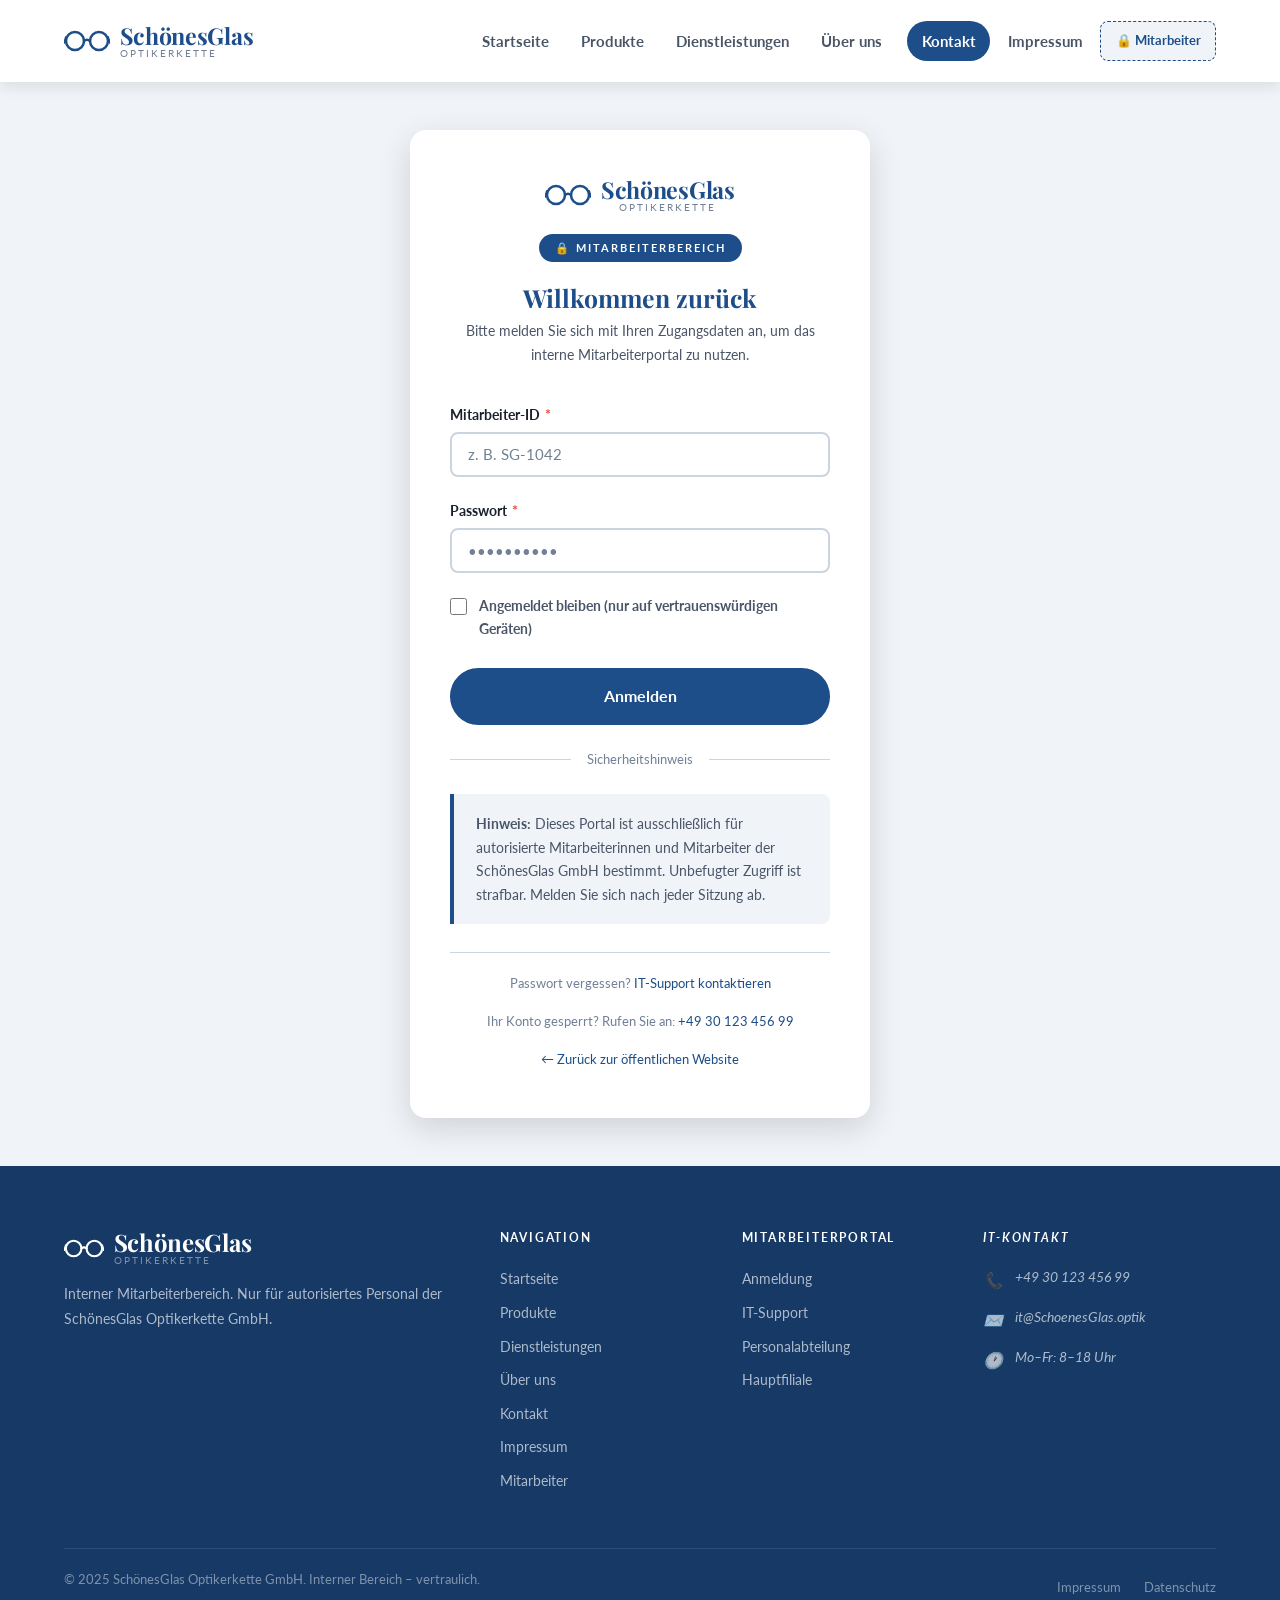
<file: SchoenesGlas/mitarbeiter-login.html>
<!DOCTYPE html>
<html lang="de">
<head>
  <meta charset="UTF-8">
  <meta name="viewport" content="width=device-width, initial-scale=1.0">
  <meta name="description" content="Mitarbeiter-Login – SchönesGlas internes Mitarbeiterportal.">
  <meta name="robots" content="noindex, nofollow">
  <title>Mitarbeiter-Login – SchönesGlas</title>
  <link rel="stylesheet" href="css/style.css">
</head>
<body>

  <!-- ===== HEADER ===== -->
  <header class="site-header">
    <div class="header-inner">
      <a href="index.html" class="logo" aria-label="SchönesGlas – Zur Startseite">
        <span class="logo-icon">
          <svg width="46" height="22" viewBox="0 0 46 22" fill="none" xmlns="http://www.w3.org/2000/svg" aria-hidden="true">
            <circle cx="11" cy="11" r="9" stroke="currentColor" stroke-width="2.5" fill="none"/>
            <circle cx="35" cy="11" r="9" stroke="currentColor" stroke-width="2.5" fill="none"/>
            <path d="M20 11 Q23 8.5 26 11" stroke="currentColor" stroke-width="2.5" fill="none" stroke-linecap="round"/>
            <line x1="2" y1="7" x2="0" y2="13" stroke="currentColor" stroke-width="2" stroke-linecap="round"/>
            <line x1="44" y1="7" x2="46" y2="13" stroke="currentColor" stroke-width="2" stroke-linecap="round"/>
          </svg>
        </span>
        <div class="logo-text">
          <span class="logo-name">SchönesGlas</span>
          <span class="logo-tagline">Optikerkette</span>
        </div>
      </a>

      <input type="checkbox" id="nav-toggle" class="nav-toggle-checkbox" aria-hidden="true">

      <nav class="main-nav" role="navigation" aria-label="Hauptnavigation">
        <a href="index.html"             class="nav-link">Startseite</a>
        <a href="produkte.html"          class="nav-link">Produkte</a>
        <a href="dienstleistungen.html"  class="nav-link">Dienstleistungen</a>
        <a href="ueber-uns.html"         class="nav-link">Über uns</a>
        <a href="kontakt.html"           class="nav-link nav-cta">Kontakt</a>
        <a href="impressum.html"         class="nav-link">Impressum</a>
        <a href="mitarbeiter-login.html" class="nav-link nav-link-staff active">🔒 Mitarbeiter</a>
      </nav>

      <label for="nav-toggle" class="nav-toggle" aria-label="Navigation öffnen">
        <span></span><span></span><span></span>
      </label>
    </div>
  </header>

  <!-- ===== MAIN CONTENT ===== -->
  <main class="login-page" role="main">
    <div class="login-card" role="region" aria-labelledby="login-heading">

      <!-- Card Header -->
      <div class="login-card-header">
        <a href="index.html" class="logo" aria-label="SchönesGlas – Zur Startseite">
          <span class="logo-icon">
            <svg width="46" height="22" viewBox="0 0 46 22" fill="none" xmlns="http://www.w3.org/2000/svg" aria-hidden="true">
              <circle cx="11" cy="11" r="9" stroke="currentColor" stroke-width="2.5" fill="none"/>
              <circle cx="35" cy="11" r="9" stroke="currentColor" stroke-width="2.5" fill="none"/>
              <path d="M20 11 Q23 8.5 26 11" stroke="currentColor" stroke-width="2.5" fill="none" stroke-linecap="round"/>
              <line x1="2" y1="7" x2="0" y2="13" stroke="currentColor" stroke-width="2" stroke-linecap="round"/>
              <line x1="44" y1="7" x2="46" y2="13" stroke="currentColor" stroke-width="2" stroke-linecap="round"/>
            </svg>
          </span>
          <div class="logo-text">
            <span class="logo-name">SchönesGlas</span>
            <span class="logo-tagline">Optikerkette</span>
          </div>
        </a>

        <div style="margin-top: 1.25rem;">
          <span class="login-badge">🔒 Mitarbeiterbereich</span>
        </div>
        <h2 id="login-heading">Willkommen zurück</h2>
        <p>Bitte melden Sie sich mit Ihren Zugangsdaten an, um das interne Mitarbeiterportal zu nutzen.</p>
      </div>

      <!-- Login Form – Backend: http://127.0.0.1:5000/login -->
      <form
        class="login-form"
        action="http://127.0.0.1:5000/login"
        method="post"
        autocomplete="on"
        aria-label="Mitarbeiter-Anmeldeformular"
      >
        <div class="form-group">
          <label for="mitarbeiter-id">
            Mitarbeiter-ID
            <span class="required" aria-hidden="true">*</span>
          </label>
          <input
            type="text"
            id="mitarbeiter-id"
            name="login"
            class="form-control"
            placeholder="z. B. SG-1042"
            required
            autocomplete="username"
            inputmode="text"
            pattern="SG-[0-9]{4,6}"
            title="Format: SG-XXXX"
          >
        </div>

        <div class="form-group">
          <label for="passwort">
            Passwort
            <span class="required" aria-hidden="true">*</span>
          </label>
          <input
            type="password"
            id="passwort"
            name="password"
            class="form-control"
            placeholder="••••••••••"
            required
            autocomplete="current-password"
            minlength="8"
          >
        </div>

        <div class="form-group">
          <div class="form-check">
            <input type="checkbox" id="angemeldet-bleiben" name="remember" value="1">
            <label for="angemeldet-bleiben">Angemeldet bleiben (nur auf vertrauenswürdigen Geräten)</label>
          </div>
        </div>

        <button type="submit" class="btn btn-primary btn-login">
          Anmelden
        </button>
      </form>

      <div class="login-divider" aria-hidden="true">Sicherheitshinweis</div>

      <!-- Security info box -->
      <div class="info-box" role="note">
        <p>
          <strong>Hinweis:</strong> Dieses Portal ist ausschließlich für autorisierte Mitarbeiterinnen und Mitarbeiter der SchönesGlas GmbH bestimmt. Unbefugter Zugriff ist strafbar. Melden Sie sich nach jeder Sitzung ab.
        </p>
      </div>

      <!-- Footer links -->
      <div class="login-footer">
        <p>
          Passwort vergessen?
          <a href="mailto:it@SchoenesGlas.optik">IT-Support kontaktieren</a>
        </p>
        <p>
          Ihr Konto gesperrt? Rufen Sie an:
          <a href="tel:+493012345699">+49 30 123 456 99</a>
        </p>
        <p style="margin-top:0.85rem">
          <a href="index.html">← Zurück zur öffentlichen Website</a>
        </p>
      </div>

    </div>
  </main>

  <!-- ===== FOOTER ===== -->
  <footer class="site-footer">
    <div class="container">
      <div class="footer-grid">
        <div class="footer-brand">
          <a href="index.html" class="logo" aria-label="SchönesGlas">
            <span class="logo-icon">
              <svg width="40" height="19" viewBox="0 0 46 22" fill="none" xmlns="http://www.w3.org/2000/svg" aria-hidden="true">
                <circle cx="11" cy="11" r="9" stroke="white" stroke-width="2.5" fill="none"/>
                <circle cx="35" cy="11" r="9" stroke="white" stroke-width="2.5" fill="none"/>
                <path d="M20 11 Q23 8.5 26 11" stroke="white" stroke-width="2.5" fill="none" stroke-linecap="round"/>
                <line x1="2" y1="7" x2="0" y2="13" stroke="white" stroke-width="2" stroke-linecap="round"/>
                <line x1="44" y1="7" x2="46" y2="13" stroke="white" stroke-width="2" stroke-linecap="round"/>
              </svg>
            </span>
            <div class="logo-text">
              <span class="logo-name">SchönesGlas</span>
              <span class="logo-tagline">Optikerkette</span>
            </div>
          </a>
          <p>Interner Mitarbeiterbereich. Nur für autorisiertes Personal der SchönesGlas Optikerkette GmbH.</p>
        </div>
        <nav class="footer-col" aria-label="Footer-Navigation">
          <h4>Navigation</h4>
          <ul>
            <li><a href="index.html">Startseite</a></li>
            <li><a href="produkte.html">Produkte</a></li>
            <li><a href="dienstleistungen.html">Dienstleistungen</a></li>
            <li><a href="ueber-uns.html">Über uns</a></li>
            <li><a href="kontakt.html">Kontakt</a></li>
            <li><a href="impressum.html">Impressum</a></li>
            <li><a href="mitarbeiter-login.html">Mitarbeiter</a></li>
          </ul>
        </nav>
        <div class="footer-col">
          <h4>Mitarbeiterportal</h4>
          <ul>
            <li><a href="mitarbeiter-login.html">Anmeldung</a></li>
            <li><a href="mailto:it@SchoenesGlas.optik">IT-Support</a></li>
            <li><a href="mailto:hr@SchoenesGlas.optik">Personalabteilung</a></li>
            <li><a href="kontakt.html">Hauptfiliale</a></li>
          </ul>
        </div>
        <address class="footer-col">
          <h4>IT-Kontakt</h4>
          <div class="footer-contact-item">
            <span class="icon" aria-hidden="true">📞</span>
            <a href="tel:+493012345699">+49 30 123 456 99</a>
          </div>
          <div class="footer-contact-item">
            <span class="icon" aria-hidden="true">✉️</span>
            <a href="mailto:it@SchoenesGlas.optik">it@SchoenesGlas.optik</a>
          </div>
          <div class="footer-contact-item">
            <span class="icon" aria-hidden="true">🕐</span>
            <span>Mo–Fr: 8–18 Uhr</span>
          </div>
        </address>
      </div>
      <div class="footer-bottom">
        <p>&copy; 2025 SchönesGlas Optikerkette GmbH. Interner Bereich – vertraulich.</p>
        <div>
          <a href="impressum.html">Impressum</a>
          <a href="impressum.html#datenschutz">Datenschutz</a>
        </div>
      </div>
    </div>
  </footer>

</body>
</html>
</file>
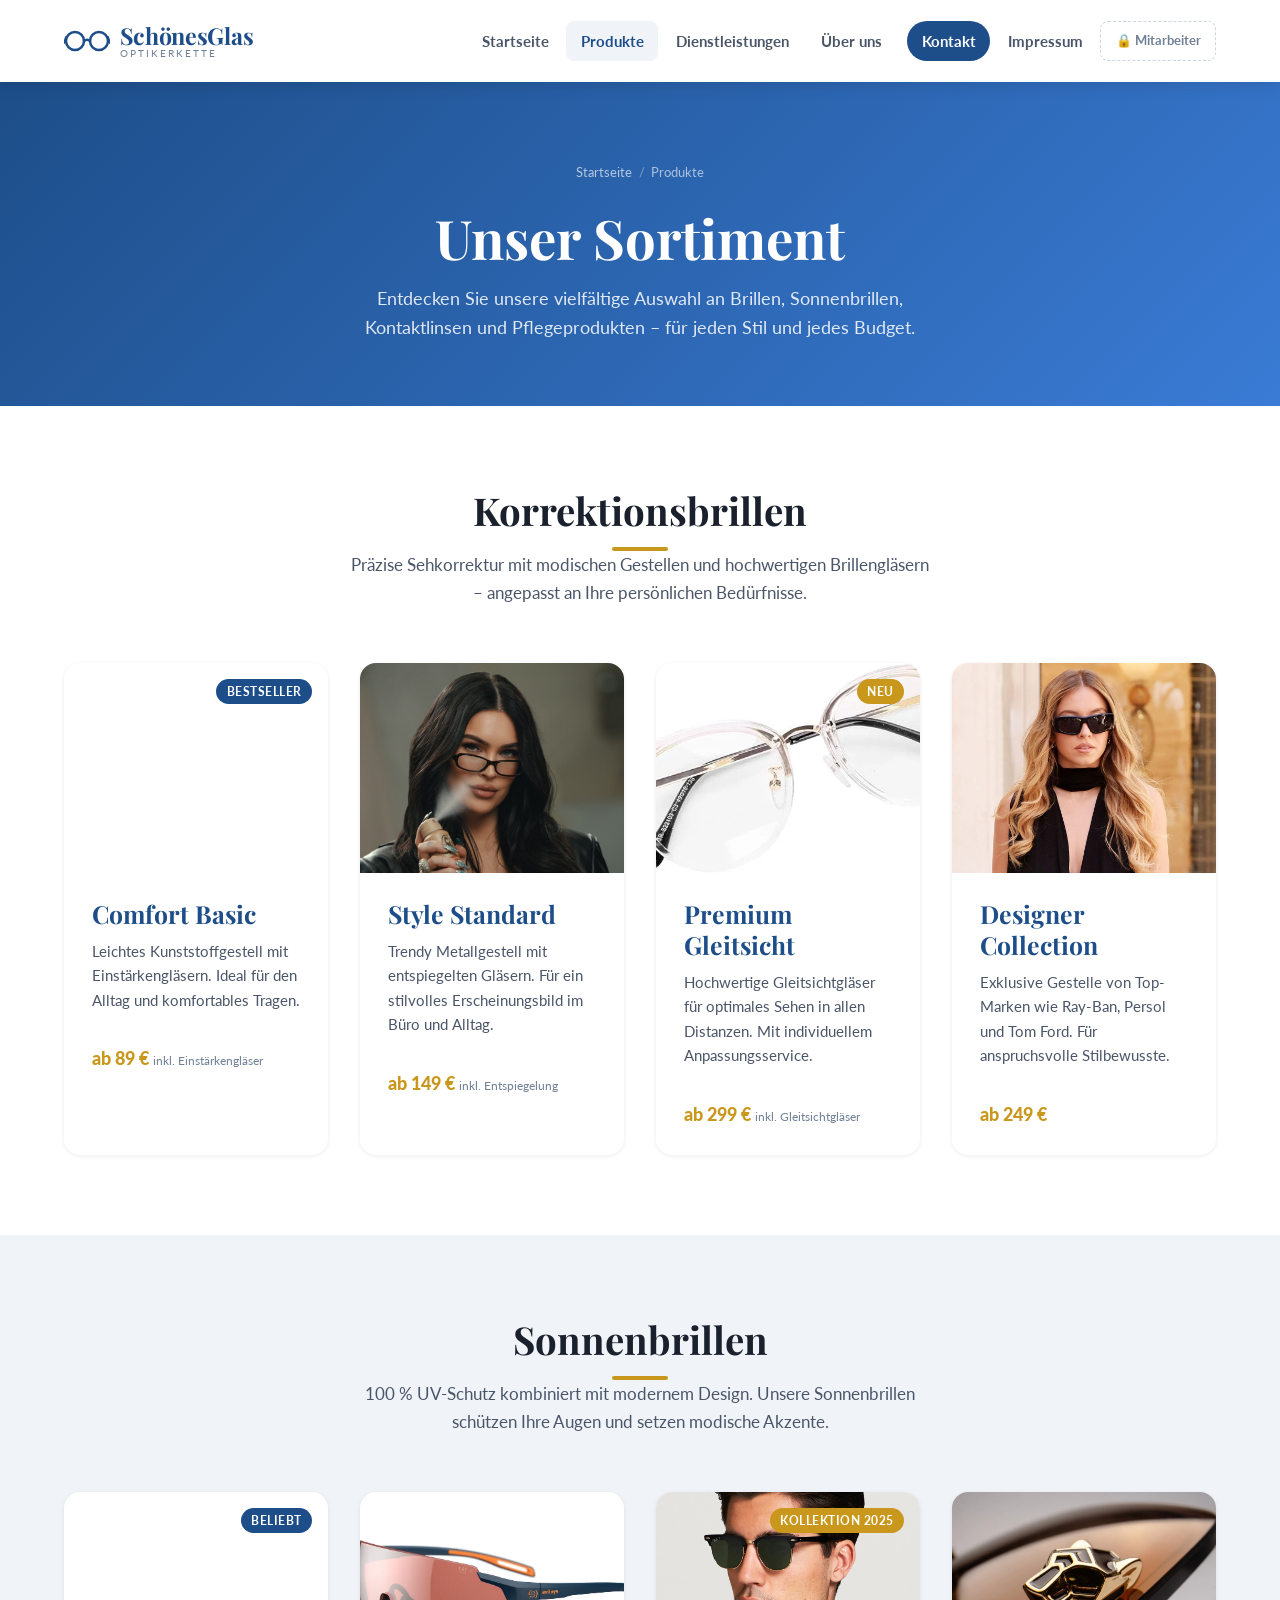
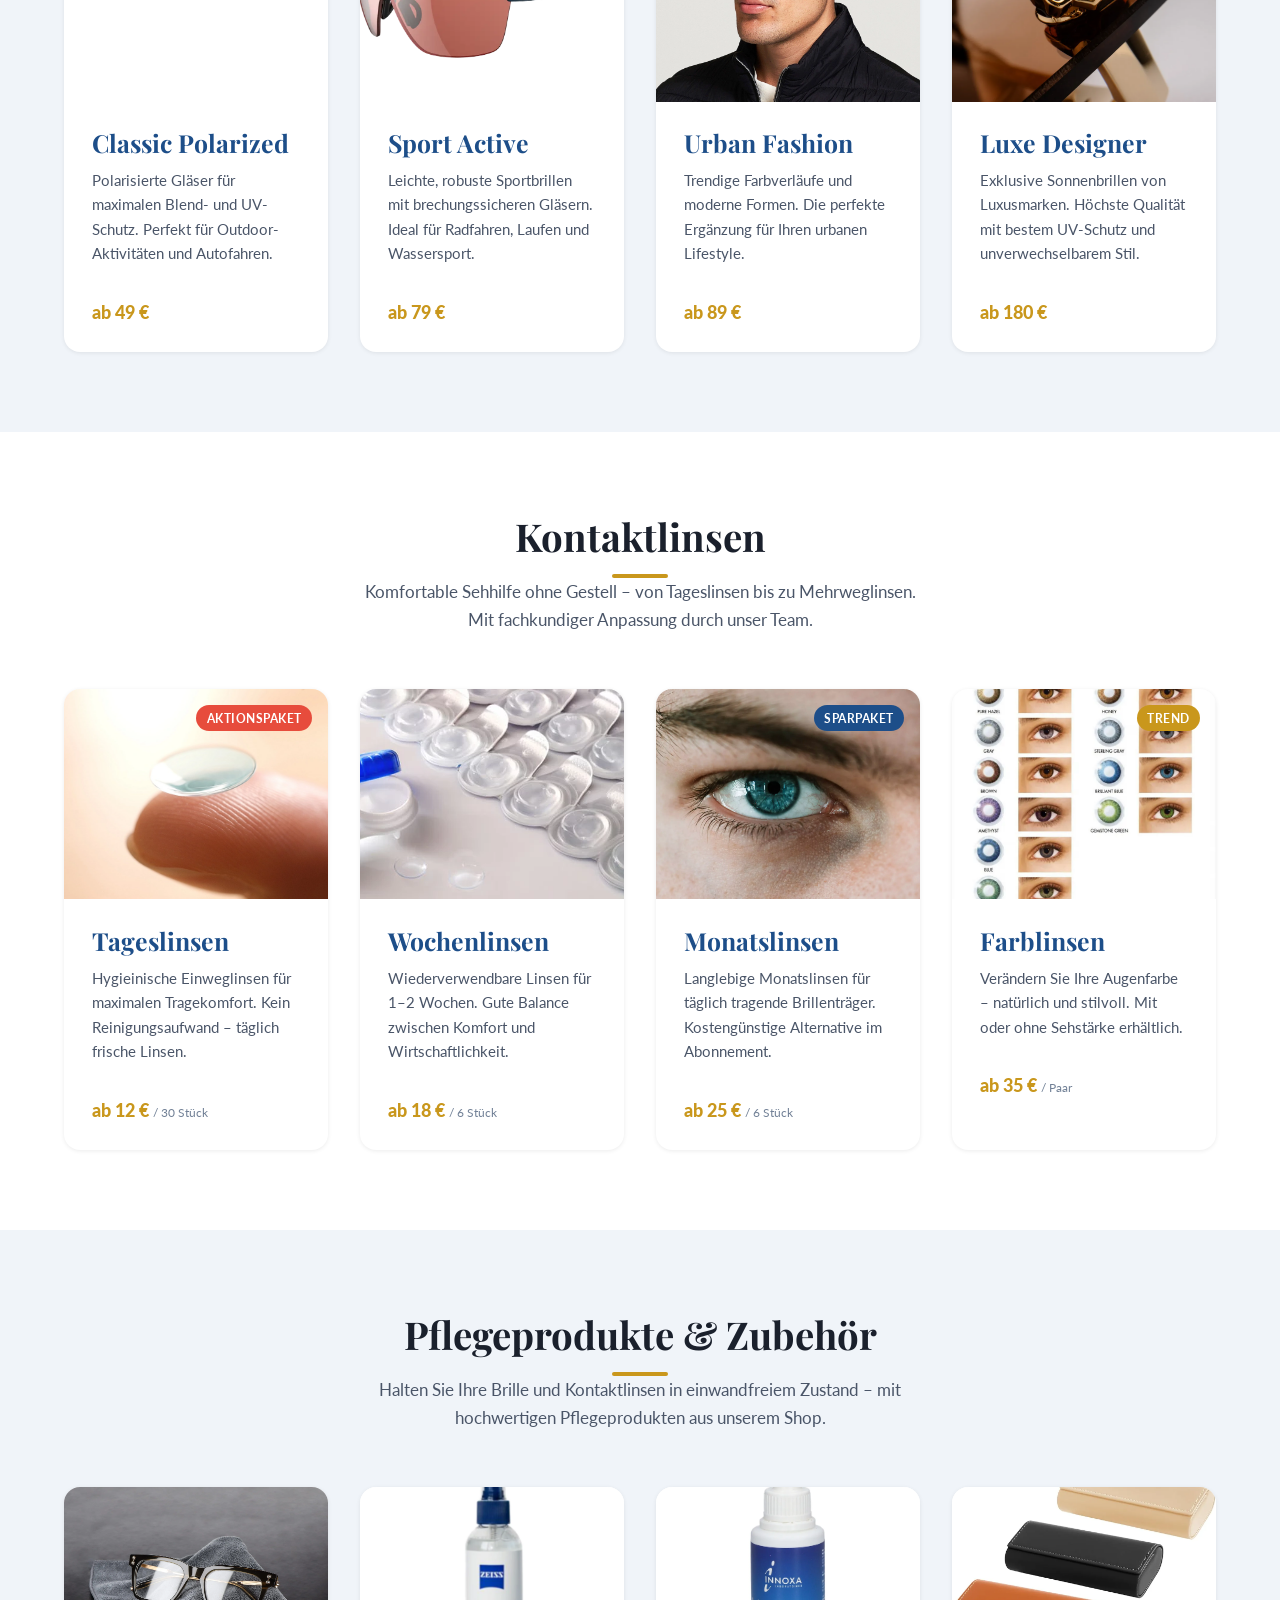
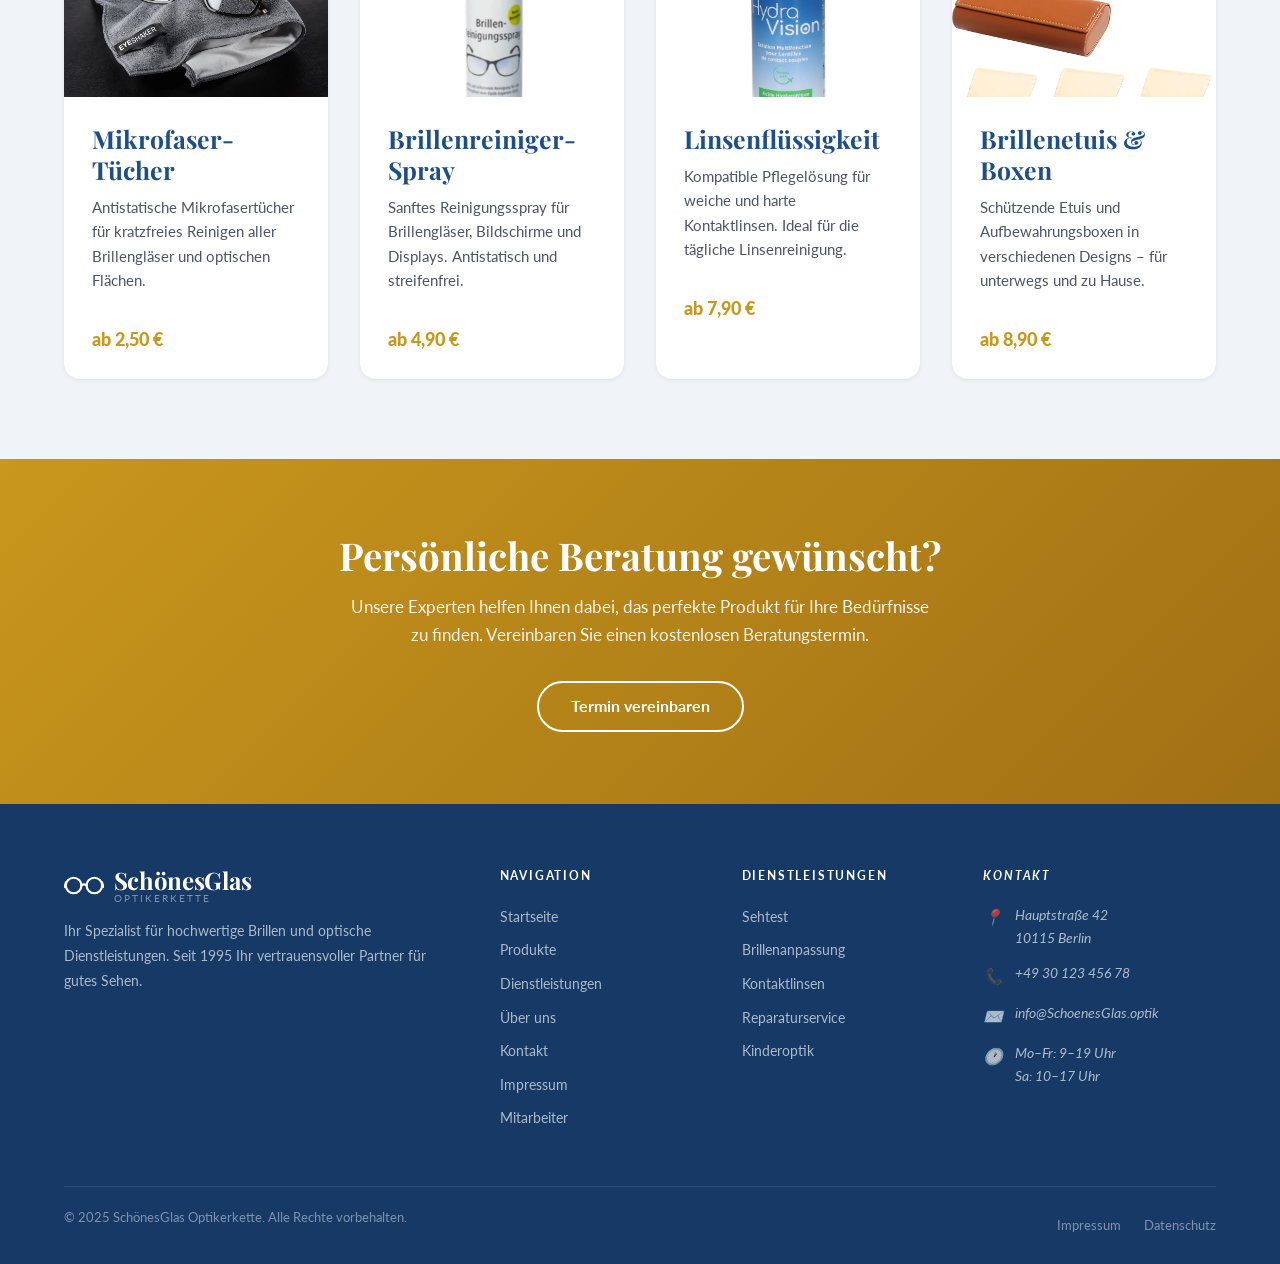
<file: SchoenesGlas/produkte.html>
<!DOCTYPE html>
<html lang="de">
<head>
  <meta charset="UTF-8">
  <meta name="viewport" content="width=device-width, initial-scale=1.0">
  <meta name="description" content="SchönesGlas Produkte – Korrektionsbrillen, Sonnenbrillen, Kontaktlinsen und Pflegeprodukte. Über 1.000 Modelle führender Marken.">
  <title>Produkte – SchönesGlas Optikerkette</title>
  <link rel="stylesheet" href="css/style.css">
</head>
<body>

  <!-- ===== HEADER ===== -->
  <header class="site-header">
    <div class="header-inner">
      <a href="index.html" class="logo" aria-label="SchönesGlas – Zur Startseite">
        <span class="logo-icon">
          <svg width="46" height="22" viewBox="0 0 46 22" fill="none" xmlns="http://www.w3.org/2000/svg" aria-hidden="true">
            <circle cx="11" cy="11" r="9" stroke="currentColor" stroke-width="2.5" fill="none"/>
            <circle cx="35" cy="11" r="9" stroke="currentColor" stroke-width="2.5" fill="none"/>
            <path d="M20 11 Q23 8.5 26 11" stroke="currentColor" stroke-width="2.5" fill="none" stroke-linecap="round"/>
            <line x1="2" y1="7" x2="0" y2="13" stroke="currentColor" stroke-width="2" stroke-linecap="round"/>
            <line x1="44" y1="7" x2="46" y2="13" stroke="currentColor" stroke-width="2" stroke-linecap="round"/>
          </svg>
        </span>
        <div class="logo-text">
          <span class="logo-name">SchönesGlas</span>
          <span class="logo-tagline">Optikerkette</span>
        </div>
      </a>

      <input type="checkbox" id="nav-toggle" class="nav-toggle-checkbox" aria-hidden="true">

      <nav class="main-nav" role="navigation" aria-label="Hauptnavigation">
        <a href="index.html"             class="nav-link">Startseite</a>
        <a href="produkte.html"          class="nav-link active">Produkte</a>
        <a href="dienstleistungen.html"  class="nav-link">Dienstleistungen</a>
        <a href="ueber-uns.html"         class="nav-link">Über uns</a>
        <a href="kontakt.html"           class="nav-link nav-cta">Kontakt</a>
        <a href="impressum.html"         class="nav-link">Impressum</a>
        <a href="mitarbeiter-login.html" class="nav-link nav-link-staff">🔒 Mitarbeiter</a>
      </nav>

      <label for="nav-toggle" class="nav-toggle" aria-label="Navigation öffnen">
        <span></span><span></span><span></span>
      </label>
    </div>
  </header>

  <!-- ===== MAIN CONTENT ===== -->
  <main>

    <!-- PAGE HERO -->
    <section class="page-hero" aria-labelledby="page-title">
      <div class="container">
        <nav class="breadcrumb" aria-label="Brotkrumennavigation">
          <a href="index.html">Startseite</a>
          <span class="sep" aria-hidden="true">/</span>
          <span aria-current="page">Produkte</span>
        </nav>
        <h1 id="page-title">Unser Sortiment</h1>
        <p>Entdecken Sie unsere vielfältige Auswahl an Brillen, Sonnenbrillen, Kontaktlinsen und Pflegeprodukten – für jeden Stil und jedes Budget.</p>
      </div>
    </section>

    <!-- KORREKTIONSBRILLEN -->
    <section class="section" id="korrektionsbrillen" aria-labelledby="korrektions-heading">
      <div class="container">
        <div class="section-header">
          <h2 id="korrektions-heading">Korrektionsbrillen</h2>
          <div class="divider"></div>
          <p>Präzise Sehkorrektur mit modischen Gestellen und hochwertigen Brillengläsern – angepasst an Ihre persönlichen Bedürfnisse.</p>
        </div>
        <div class="card-grid card-grid-4">
          <article class="card">
            <div class="card-image" style="background:url('https://images.unsplash.com/photo-1574258495973-f010dfbb5371?w=600&q=80') center/cover">
              <div class="card-header-row">
                <span class="badge badge-popular">Bestseller</span>
              </div>
            </div>
            <div class="card-body">
              <h3>Comfort Basic</h3>
              <p>Leichtes Kunststoffgestell mit Einstärkengläsern. Ideal für den Alltag und komfortables Tragen.</p>
              <span class="card-price">ab 89 € <small>inkl. Einstärkengläser</small></span>
            </div>
          </article>
          <article class="card">
            <div class="card-image" style="background:url('photos/meganfox.jpg') center/cover">
            </div>
            <div class="card-body">
              <h3>Style Standard</h3>
              <p>Trendy Metallgestell mit entspiegelten Gläsern. Für ein stilvolles Erscheinungsbild im Büro und Alltag.</p>
              <span class="card-price">ab 149 € <small>inkl. Entspiegelung</small></span>
            </div>
          </article>
          <article class="card">
            <div class="card-image" style="background:url('photos/premium_gleitsicht.webp') center/cover">
              <div class="card-header-row">
                <span class="badge badge-new">Neu</span>
              </div>
            </div>
            <div class="card-body">
              <h3>Premium Gleitsicht</h3>
              <p>Hochwertige Gleitsichtgläser für optimales Sehen in allen Distanzen. Mit individuellem Anpassungsservice.</p>
              <span class="card-price">ab 299 € <small>inkl. Gleitsichtgläser</small></span>
            </div>
          </article>
          <article class="card">
            <div class="card-image" style="background:url('photos/gettyimages-2222426616-685e9a536ea48.jpg') center/cover">
            </div>
            <div class="card-body">
              <h3>Designer Collection</h3>
              <p>Exklusive Gestelle von Top-Marken wie Ray-Ban, Persol und Tom Ford. Für anspruchsvolle Stilbewusste.</p>
              <span class="card-price">ab 249 €</span>
            </div>
          </article>
        </div>
      </div>
    </section>

    <!-- SONNENBRILLEN -->
    <section class="section section-alt" id="sonnenbrillen" aria-labelledby="sonnen-heading">
      <div class="container">
        <div class="section-header">
          <h2 id="sonnen-heading">Sonnenbrillen</h2>
          <div class="divider"></div>
          <p>100 % UV-Schutz kombiniert mit modernem Design. Unsere Sonnenbrillen schützen Ihre Augen und setzen modische Akzente.</p>
        </div>
        <div class="card-grid card-grid-4">
          <article class="card">
            <div class="card-image" style="background:url('https://images.unsplash.com/photo-1511499767150-a48a237f0083?w=600&q=80') center/cover">
              <div class="card-header-row">
                <span class="badge badge-popular">Beliebt</span>
              </div>
            </div>
            <div class="card-body">
              <h3>Classic Polarized</h3>
              <p>Polarisierte Gläser für maximalen Blend- und UV-Schutz. Perfekt für Outdoor-Aktivitäten und Autofahren.</p>
              <span class="card-price">ab 49 €</span>
            </div>
          </article>
          <article class="card">
            <div class="card-image" style="background:url('photos/sportlinsen.webp') center/cover">
            </div>
            <div class="card-body">
              <h3>Sport Active</h3>
              <p>Leichte, robuste Sportbrillen mit brechungssicheren Gläsern. Ideal für Radfahren, Laufen und Wassersport.</p>
              <span class="card-price">ab 79 €</span>
            </div>
          </article>
          <article class="card">
            <div class="card-image" style="background:url('photos/urban_fashion.webp') center/cover">
              <div class="card-header-row">
                <span class="badge badge-new">Kollektion 2025</span>
              </div>
            </div>
            <div class="card-body">
              <h3>Urban Fashion</h3>
              <p>Trendige Farbverläufe und moderne Formen. Die perfekte Ergänzung für Ihren urbanen Lifestyle.</p>
              <span class="card-price">ab 89 €</span>
            </div>
          </article>
          <article class="card">
            <div class="card-image" style="background:url('photos/luxe_designer.webp') center/cover">
            </div>
            <div class="card-body">
              <h3>Luxe Designer</h3>
              <p>Exklusive Sonnenbrillen von Luxusmarken. Höchste Qualität mit bestem UV-Schutz und unverwechselbarem Stil.</p>
              <span class="card-price">ab 180 €</span>
            </div>
          </article>
        </div>
      </div>
    </section>

    <!-- KONTAKTLINSEN -->
    <section class="section" id="kontaktlinsen" aria-labelledby="kontakt-linsen-heading">
      <div class="container">
        <div class="section-header">
          <h2 id="kontakt-linsen-heading">Kontaktlinsen</h2>
          <div class="divider"></div>
          <p>Komfortable Sehhilfe ohne Gestell – von Tageslinsen bis zu Mehrweglinsen. Mit fachkundiger Anpassung durch unser Team.</p>
        </div>
        <div class="card-grid card-grid-4">
          <article class="card">
            <div class="card-image" style="background:url('photos/tageslinse.webp') center/cover">
              <div class="card-header-row">
                <span class="badge badge-sale">Aktionspaket</span>
              </div>
            </div>
            <div class="card-body">
              <h3>Tageslinsen</h3>
              <p>Hygieinische Einweglinsen für maximalen Tragekomfort. Kein Reinigungsaufwand – täglich frische Linsen.</p>
              <span class="card-price">ab 12 € <small>/ 30 Stück</small></span>
            </div>
          </article>
          <article class="card">
            <div class="card-image" style="background:url('photos/Wochenlinsen-im-Test.webp') center/cover">
            </div>
            <div class="card-body">
              <h3>Wochenlinsen</h3>
              <p>Wiederverwendbare Linsen für 1–2 Wochen. Gute Balance zwischen Komfort und Wirtschaftlichkeit.</p>
              <span class="card-price">ab 18 € <small>/ 6 Stück</small></span>
            </div>
          </article>
          <article class="card">
            <div class="card-image" style="background:url('photos/kontaktlinseninfo-monatslinsen-monatskontaktlinsen.webp') center/cover">
              <div class="card-header-row">
                <span class="badge badge-popular">Sparpaket</span>
              </div>
            </div>
            <div class="card-body">
              <h3>Monatslinsen</h3>
              <p>Langlebige Monatslinsen für täglich tragende Brillenträger. Kostengünstige Alternative im Abonnement.</p>
              <span class="card-price">ab 25 € <small>/ 6 Stück</small></span>
            </div>
          </article>
          <article class="card">
            <div class="card-image" style="background:url('photos/farblinsen.webp') center/cover">
              <div class="card-header-row">
                <span class="badge badge-new">Trend</span>
              </div>
            </div>
            <div class="card-body">
              <h3>Farblinsen</h3>
              <p>Verändern Sie Ihre Augenfarbe – natürlich und stilvoll. Mit oder ohne Sehstärke erhältlich.</p>
              <span class="card-price">ab 35 € <small>/ Paar</small></span>
            </div>
          </article>
        </div>
      </div>
    </section>

    <!-- PFLEGEPRODUKTE -->
    <section class="section section-alt" id="pflege" aria-labelledby="pflege-heading">
      <div class="container">
        <div class="section-header">
          <h2 id="pflege-heading">Pflegeprodukte &amp; Zubehör</h2>
          <div class="divider"></div>
          <p>Halten Sie Ihre Brille und Kontaktlinsen in einwandfreiem Zustand – mit hochwertigen Pflegeprodukten aus unserem Shop.</p>
        </div>
        <div class="card-grid card-grid-4">
          <article class="card">
            <div class="card-image" style="background:url('photos/mikrofase_tucher.webp') center/cover">
            </div>
            <div class="card-body">
              <h3>Mikrofaser-Tücher</h3>
              <p>Antistatische Mikrofasertücher für kratzfreies Reinigen aller Brillengläser und optischen Flächen.</p>
              <span class="card-price">ab 2,50 €</span>
            </div>
          </article>
          <article class="card">
            <div class="card-image" style="background:url('photos/spray.webp') center/cover">
            </div>
            <div class="card-body">
              <h3>Brillenreiniger-Spray</h3>
              <p>Sanftes Reinigungsspray für Brillengläser, Bildschirme und Displays. Antistatisch und streifenfrei.</p>
              <span class="card-price">ab 4,90 €</span>
            </div>
          </article>
          <article class="card">
            <div class="card-image" style="background:url('photos/linsen_flussigkeit.webp') center/cover">
            </div>
            <div class="card-body">
              <h3>Linsenflüssigkeit</h3>
              <p>Kompatible Pflegelösung für weiche und harte Kontaktlinsen. Ideal für die tägliche Linsenreinigung.</p>
              <span class="card-price">ab 7,90 €</span>
            </div>
          </article>
          <article class="card">
            <div class="card-image" style="background:url('photos/brille_box.webp') center/cover">
            </div>
            <div class="card-body">
              <h3>Brillenetuis &amp; Boxen</h3>
              <p>Schützende Etuis und Aufbewahrungsboxen in verschiedenen Designs – für unterwegs und zu Hause.</p>
              <span class="card-price">ab 8,90 €</span>
            </div>
          </article>
        </div>
      </div>
    </section>

    <!-- CTA BANNER -->
    <section class="cta-banner" aria-label="Beratung anfragen">
      <div class="container">
        <h2>Persönliche Beratung gewünscht?</h2>
        <p>Unsere Experten helfen Ihnen dabei, das perfekte Produkt für Ihre Bedürfnisse zu finden. Vereinbaren Sie einen kostenlosen Beratungstermin.</p>
        <a href="kontakt.html" class="btn btn-secondary">Termin vereinbaren</a>
      </div>
    </section>

  </main>

  <!-- ===== FOOTER ===== -->
  <footer class="site-footer">
    <div class="container">
      <div class="footer-grid">
        <div class="footer-brand">
          <a href="index.html" class="logo" aria-label="SchönesGlas">
            <span class="logo-icon">
              <svg width="40" height="19" viewBox="0 0 46 22" fill="none" xmlns="http://www.w3.org/2000/svg" aria-hidden="true">
                <circle cx="11" cy="11" r="9" stroke="white" stroke-width="2.5" fill="none"/>
                <circle cx="35" cy="11" r="9" stroke="white" stroke-width="2.5" fill="none"/>
                <path d="M20 11 Q23 8.5 26 11" stroke="white" stroke-width="2.5" fill="none" stroke-linecap="round"/>
                <line x1="2" y1="7" x2="0" y2="13" stroke="white" stroke-width="2" stroke-linecap="round"/>
                <line x1="44" y1="7" x2="46" y2="13" stroke="white" stroke-width="2" stroke-linecap="round"/>
              </svg>
            </span>
            <div class="logo-text">
              <span class="logo-name">SchönesGlas</span>
              <span class="logo-tagline">Optikerkette</span>
            </div>
          </a>
          <p>Ihr Spezialist für hochwertige Brillen und optische Dienstleistungen. Seit 1995 Ihr vertrauensvoller Partner für gutes Sehen.</p>
        </div>
        <nav class="footer-col" aria-label="Footer-Navigation">
          <h4>Navigation</h4>
          <ul>
            <li><a href="index.html">Startseite</a></li>
            <li><a href="produkte.html">Produkte</a></li>
            <li><a href="dienstleistungen.html">Dienstleistungen</a></li>
            <li><a href="ueber-uns.html">Über uns</a></li>
            <li><a href="kontakt.html">Kontakt</a></li>
            <li><a href="impressum.html">Impressum</a></li>
            <li><a href="mitarbeiter-login.html">Mitarbeiter</a></li>
          </ul>
        </nav>
        <div class="footer-col">
          <h4>Dienstleistungen</h4>
          <ul>
            <li><a href="dienstleistungen.html">Sehtest</a></li>
            <li><a href="dienstleistungen.html">Brillenanpassung</a></li>
            <li><a href="dienstleistungen.html">Kontaktlinsen</a></li>
            <li><a href="dienstleistungen.html">Reparaturservice</a></li>
            <li><a href="dienstleistungen.html">Kinderoptik</a></li>
          </ul>
        </div>
        <address class="footer-col">
          <h4>Kontakt</h4>
          <div class="footer-contact-item">
            <span class="icon" aria-hidden="true">📍</span>
            <span>Hauptstraße 42<br>10115 Berlin</span>
          </div>
          <div class="footer-contact-item">
            <span class="icon" aria-hidden="true">📞</span>
            <a href="tel:+493012345678">+49 30 123 456 78</a>
          </div>
          <div class="footer-contact-item">
            <span class="icon" aria-hidden="true">✉️</span>
            <a href="mailto:info@SchoenesGlas.optik">info@SchoenesGlas.optik</a>
          </div>
          <div class="footer-contact-item">
            <span class="icon" aria-hidden="true">🕐</span>
            <span>Mo–Fr: 9–19 Uhr<br>Sa: 10–17 Uhr</span>
          </div>
        </address>
      </div>
      <div class="footer-bottom">
        <p>&copy; 2025 SchönesGlas Optikerkette. Alle Rechte vorbehalten.</p>
        <div>
          <a href="impressum.html">Impressum</a>
          <a href="impressum.html#datenschutz">Datenschutz</a>
        </div>
      </div>
    </div>
  </footer>

</body>
</html>
</file>
<file: SchoenesGlas/css/style.css>
/* ============================================================
   SchönesGlas – Hauptstylesheet
   Optikerkette | Modernes, professionelles Design
   ============================================================ */

/* --- Google Fonts --- */
@import url('https://fonts.googleapis.com/css2?family=Lato:wght@300;400;700;900&family=Playfair+Display:ital,wght@0,400;0,600;0,700;1,400&display=swap');

/* --- CSS Custom Properties --- */
:root {
  --color-primary:       #1d4e89;
  --color-primary-dark:  #163966;
  --color-primary-light: #2a6fbe;
  --color-secondary:     #3a7bd5;
  --color-accent:        #c9971c;
  --color-accent-light:  #f0c040;

  --color-text-dark:     #1a202c;
  --color-text-medium:   #4a5568;
  --color-text-light:    #718096;

  --color-bg-white:      #ffffff;
  --color-bg-light:      #f0f4f9;
  --color-bg-medium:     #dde4ee;
  --color-border:        #cbd5e0;

  --color-success:       #27ae60;
  --color-error:         #e74c3c;

  --font-heading:  'Playfair Display', Georgia, serif;
  --font-body:     'Lato', 'Segoe UI', Tahoma, sans-serif;

  --shadow-sm:  0 1px 4px rgba(0, 0, 0, 0.08);
  --shadow-md:  0 4px 14px rgba(0, 0, 0, 0.10);
  --shadow-lg:  0 10px 32px rgba(0, 0, 0, 0.14);

  --radius:      8px;
  --radius-lg:  16px;
  --radius-full: 9999px;
  --transition:  0.28s ease;

  --max-width:      1200px;
  --header-height:   82px;
}

/* ============================================================
   RESET & BASE
   ============================================================ */
*, *::before, *::after { box-sizing: border-box; margin: 0; padding: 0; }

html { scroll-behavior: smooth; }

body {
  font-family: var(--font-body);
  font-size: 16px;
  line-height: 1.65;
  color: var(--color-text-dark);
  background: var(--color-bg-white);
}

img { max-width: 100%; height: auto; display: block; }

a {
  color: var(--color-primary);
  text-decoration: none;
  transition: color var(--transition);
}
a:hover { color: var(--color-secondary); }

ul { list-style: none; }

/* ============================================================
   TYPOGRAPHY
   ============================================================ */
h1, h2, h3, h4, h5 {
  font-family: var(--font-heading);
  line-height: 1.25;
  color: var(--color-text-dark);
}
h1 { font-size: clamp(2rem, 5vw, 3.4rem); }
h2 { font-size: clamp(1.6rem, 3vw, 2.4rem); }
h3 { font-size: clamp(1.15rem, 2vw, 1.55rem); }
h4 { font-size: 1.1rem; }

p { margin-bottom: 1rem; }
p:last-child { margin-bottom: 0; }

/* ============================================================
   LAYOUT UTILITIES
   ============================================================ */
.container {
  max-width: var(--max-width);
  margin: 0 auto;
  padding: 0 1.5rem;
}

.section         { padding: 5rem 0; }
.section-sm      { padding: 3rem 0; }
.section-alt     { background: var(--color-bg-light); }
.section-dark    { background: var(--color-primary-dark); color: white; }
.section-dark h2,
.section-dark h3,
.section-dark p  { color: white; }

.section-header {
  text-align: center;
  margin-bottom: 3.5rem;
}
.section-header h2 { margin-bottom: 0.75rem; }
.section-header p {
  color: var(--color-text-medium);
  font-size: 1.05rem;
  max-width: 580px;
  margin: 0 auto;
}
.section-dark .section-header p { color: rgba(255,255,255,0.80); }

/* ============================================================
   BUTTONS
   ============================================================ */
.btn {
  display: inline-block;
  padding: 0.75rem 2rem;
  border-radius: var(--radius-full);
  font-family: var(--font-body);
  font-size: 1rem;
  font-weight: 700;
  cursor: pointer;
  transition: all var(--transition);
  border: 2px solid transparent;
  text-align: center;
  line-height: 1.4;
}

.btn-primary {
  background: var(--color-primary);
  color: white;
  border-color: var(--color-primary);
}
.btn-primary:hover {
  background: var(--color-primary-dark);
  border-color: var(--color-primary-dark);
  color: white;
  transform: translateY(-2px);
  box-shadow: var(--shadow-md);
}

.btn-secondary {
  background: transparent;
  color: white;
  border-color: white;
}
.btn-secondary:hover {
  background: white;
  color: var(--color-primary);
  transform: translateY(-2px);
}

.btn-accent {
  background: var(--color-accent);
  color: white;
  border-color: var(--color-accent);
}
.btn-accent:hover {
  background: #a87c14;
  border-color: #a87c14;
  color: white;
  transform: translateY(-2px);
}

.btn-outline {
  background: transparent;
  color: var(--color-primary);
  border-color: var(--color-primary);
}
.btn-outline:hover {
  background: var(--color-primary);
  color: white;
  transform: translateY(-2px);
}

/* ============================================================
   HEADER & NAVIGATION
   ============================================================ */
.site-header {
  position: sticky;
  top: 0;
  z-index: 1000;
  background: var(--color-bg-white);
  box-shadow: var(--shadow-md);
  height: var(--header-height);
}

.header-inner {
  display: flex;
  align-items: center;
  justify-content: space-between;
  height: 100%;
  max-width: var(--max-width);
  margin: 0 auto;
  padding: 0 1.5rem;
  gap: 1rem;
}

/* Logo */
.logo {
  display: flex;
  align-items: center;
  gap: 0.6rem;
  text-decoration: none;
  flex-shrink: 0;
  color: var(--color-primary);
}
.logo-icon { display: flex; align-items: center; }
.logo-text  { display: flex; flex-direction: column; line-height: 1; }
.logo-name  {
  font-family: var(--font-heading);
  font-size: 1.45rem;
  font-weight: 700;
  color: var(--color-primary);
  letter-spacing: -0.3px;
}
.logo-tagline {
  font-size: 0.6rem;
  color: var(--color-text-light);
  letter-spacing: 2px;
  text-transform: uppercase;
  margin-top: 2px;
}
.logo:hover .logo-name { color: var(--color-primary-dark); }

/* Main Nav */
.main-nav {
  display: flex;
  align-items: center;
  gap: 0.2rem;
}

.nav-link {
  padding: 0.5rem 0.9rem;
  border-radius: var(--radius);
  font-size: 0.92rem;
  font-weight: 700;
  color: var(--color-text-medium);
  transition: all var(--transition);
  white-space: nowrap;
}
.nav-link:hover,
.nav-link.active {
  color: var(--color-primary);
  background: var(--color-bg-light);
}

.nav-link.nav-cta {
  background: var(--color-primary);
  color: white;
  margin-left: 0.5rem;
  border-radius: var(--radius-full);
}
.nav-link.nav-cta:hover,
.nav-link.nav-cta.active {
  background: var(--color-primary-dark);
  color: white;
}

/* Hamburger toggle (CSS-only checkbox hack) */
.nav-toggle-checkbox { display: none; }
.nav-toggle { display: none; }

/* ============================================================
   FOOTER
   ============================================================ */
.site-footer {
  background: var(--color-primary-dark);
  color: rgba(255,255,255,0.78);
  padding: 4rem 0 0;
}

.footer-grid {
  display: grid;
  grid-template-columns: 2fr 1fr 1fr 1.2fr;
  gap: 3rem;
  margin-bottom: 3rem;
}

.footer-brand .logo { color: white; }
.footer-brand .logo-name    { color: white; font-size: 1.5rem; }
.footer-brand .logo-tagline { color: rgba(255,255,255,0.45); }
.footer-brand p {
  margin-top: 1rem;
  font-size: 0.88rem;
  line-height: 1.75;
  color: rgba(255,255,255,0.65);
}

.footer-col h4 {
  color: white;
  font-family: var(--font-body);
  font-size: 0.75rem;
  letter-spacing: 1.8px;
  text-transform: uppercase;
  margin-bottom: 1.25rem;
}
.footer-col ul li { margin-bottom: 0.45rem; }
.footer-col ul li a {
  color: rgba(255,255,255,0.65);
  font-size: 0.9rem;
  transition: color var(--transition);
}
.footer-col ul li a:hover { color: white; }

.footer-contact-item {
  display: flex;
  align-items: flex-start;
  gap: 0.7rem;
  margin-bottom: 0.75rem;
  font-size: 0.88rem;
  color: rgba(255,255,255,0.65);
}
.footer-contact-item .icon { font-size: 1rem; margin-top: 0.1rem; flex-shrink: 0; }
.footer-contact-item a { color: rgba(255,255,255,0.65); }
.footer-contact-item a:hover { color: white; }

.footer-bottom {
  border-top: 1px solid rgba(255,255,255,0.1);
  padding: 1.25rem 0;
  display: flex;
  justify-content: space-between;
  align-items: center;
  font-size: 0.82rem;
  color: rgba(255,255,255,0.45);
}
.footer-bottom a { color: rgba(255,255,255,0.45); margin-left: 1.25rem; }
.footer-bottom a:hover { color: white; }

/* ============================================================
   PAGE HERO (inner pages)
   ============================================================ */
.page-hero {
  background: linear-gradient(135deg, var(--color-primary) 0%, var(--color-secondary) 100%);
  padding: 5rem 0 4rem;
  text-align: center;
  color: white;
}
.page-hero h1 { color: white; margin-bottom: 0.75rem; }
.page-hero p  {
  color: rgba(255,255,255,0.85);
  font-size: 1.1rem;
  max-width: 580px;
  margin: 0 auto;
}

.breadcrumb {
  display: flex;
  justify-content: center;
  gap: 0.4rem;
  font-size: 0.82rem;
  color: rgba(255,255,255,0.6);
  margin-bottom: 1.25rem;
}
.breadcrumb a { color: rgba(255,255,255,0.65); }
.breadcrumb a:hover { color: white; }
.breadcrumb .sep { color: rgba(255,255,255,0.4); }

/* ============================================================
   CARDS
   ============================================================ */
.card-grid   { display: grid; grid-template-columns: repeat(auto-fit, minmax(270px, 1fr)); gap: 2rem; }
.card-grid-4 { grid-template-columns: repeat(auto-fit, minmax(240px, 1fr)); }

.card {
  background: white;
  border-radius: var(--radius-lg);
  overflow: hidden;
  box-shadow: var(--shadow-sm);
  transition: all var(--transition);
}
.card:hover {
  transform: translateY(-6px);
  box-shadow: var(--shadow-lg);
}

.card-image {
  height: 210px;
  background: linear-gradient(135deg, var(--color-primary) 0%, var(--color-secondary) 100%);
  display: flex;
  align-items: center;
  justify-content: center;
  font-size: 4.5rem;
  position: relative;
}
.card-header-row {
  position: absolute;
  top: 1rem;
  right: 1rem;
  display: flex;
  gap: 0.4rem;
}
.card-body   { padding: 1.6rem 1.75rem; }
.card-body h3 { margin-bottom: 0.6rem; color: var(--color-primary); }
.card-body p  { color: var(--color-text-medium); font-size: 0.93rem; }
.card-price  {
  display: inline-block;
  margin-top: 1rem;
  font-weight: 900;
  font-size: 1.1rem;
  color: var(--color-accent);
}
.card-price small { font-size: 0.75rem; font-weight: 400; color: var(--color-text-light); }

/* ============================================================
   SERVICE CARDS
   ============================================================ */
.service-card {
  display: flex;
  flex-direction: column;
  background: white;
  border-radius: var(--radius-lg);
  padding: 2.25rem 2rem;
  box-shadow: var(--shadow-sm);
  transition: all var(--transition);
  border-top: 4px solid var(--color-primary);
}
.service-card:hover {
  transform: translateY(-6px);
  box-shadow: var(--shadow-lg);
  border-top-color: var(--color-accent);
}
.service-icon  { font-size: 2.75rem; margin-bottom: 1.25rem; display: block; }
.service-card h3 { margin-bottom: 0.75rem; color: var(--color-primary); font-size: 1.25rem; }
.service-card p  { color: var(--color-text-medium); flex-grow: 1; font-size: 0.93rem; }

/* ============================================================
   BADGES / TAGS
   ============================================================ */
.badge {
  display: inline-block;
  padding: 0.2rem 0.65rem;
  border-radius: var(--radius-full);
  font-size: 0.72rem;
  font-weight: 700;
  text-transform: uppercase;
  letter-spacing: 0.5px;
}
.badge-new     { background: var(--color-accent);  color: white; }
.badge-popular { background: var(--color-primary); color: white; }
.badge-sale    { background: var(--color-error);   color: white; }

/* ============================================================
   FEATURE LIST (checkmarks)
   ============================================================ */
.feature-list { list-style: none; margin-top: 0.75rem; }
.feature-list li {
  padding: 0.35rem 0;
  color: var(--color-text-medium);
  font-size: 0.93rem;
  display: flex;
  align-items: flex-start;
  gap: 0.5rem;
}
.feature-list li::before {
  content: '✓';
  color: var(--color-success);
  font-weight: 700;
  flex-shrink: 0;
  margin-top: 0.05rem;
}

/* ============================================================
   DIVIDER
   ============================================================ */
.divider {
  width: 56px; height: 4px;
  background: var(--color-accent);
  border-radius: 2px;
  margin: 0.85rem auto 0;
}
.divider-left { margin-left: 0; }

/* ============================================================
   STATS
   ============================================================ */
.stats-grid {
  display: grid;
  grid-template-columns: repeat(4, 1fr);
  gap: 2rem;
  text-align: center;
}
.stat-item h3 {
  font-size: 2.8rem;
  font-family: var(--font-heading);
  color: var(--color-accent-light);
  margin-bottom: 0.25rem;
}
.stat-item p { color: rgba(255,255,255,0.80); font-size: 0.93rem; }

/* ============================================================
   TEAM
   ============================================================ */
.team-grid {
  display: grid;
  grid-template-columns: repeat(auto-fit, minmax(240px, 1fr));
  gap: 2rem;
}
.team-card {
  text-align: center;
  padding: 2.25rem 1.75rem;
  background: white;
  border-radius: var(--radius-lg);
  box-shadow: var(--shadow-sm);
  transition: all var(--transition);
}
.team-card:hover { transform: translateY(-4px); box-shadow: var(--shadow-md); }
.team-avatar {
  width: 90px; height: 90px;
  border-radius: 50%;
  margin: 0 auto 1.2rem;
  display: flex;
  align-items: center;
  justify-content: center;
  font-size: 2.2rem;
  font-weight: 700;
  color: white;
  font-family: var(--font-heading);
}
.team-card h3  { font-size: 1.15rem; margin-bottom: 0.2rem; color: var(--color-primary); }
.team-role     {
  color: var(--color-accent);
  font-size: 0.8rem;
  font-weight: 700;
  text-transform: uppercase;
  letter-spacing: 0.6px;
  margin-bottom: 0.9rem;
}
.team-card p { color: var(--color-text-medium); font-size: 0.88rem; }

/* ============================================================
   TESTIMONIALS
   ============================================================ */
.testimonial-grid {
  display: grid;
  grid-template-columns: repeat(auto-fit, minmax(290px, 1fr));
  gap: 2rem;
}
.testimonial-card {
  background: white;
  border-radius: var(--radius-lg);
  padding: 2rem;
  box-shadow: var(--shadow-sm);
  position: relative;
}
.testimonial-card::before {
  content: '"';
  font-family: var(--font-heading);
  font-size: 7rem;
  color: var(--color-bg-medium);
  position: absolute;
  top: -5px; left: 18px;
  line-height: 1;
  z-index: 0;
}
.testimonial-text {
  color: var(--color-text-medium);
  font-style: italic;
  margin-bottom: 1.5rem;
  position: relative;
  z-index: 1;
  line-height: 1.7;
}
.testimonial-author { display: flex; align-items: center; gap: 0.9rem; }
.testimonial-avatar {
  width: 46px; height: 46px;
  border-radius: 50%;
  background: var(--color-primary);
  display: flex;
  align-items: center;
  justify-content: center;
  color: white;
  font-weight: 700;
  font-size: 1rem;
  flex-shrink: 0;
}
.testimonial-name  { font-weight: 700; color: var(--color-text-dark); font-size: 0.93rem; }
.testimonial-stars { color: var(--color-accent); font-size: 0.82rem; }

/* ============================================================
   VALUES (Über uns)
   ============================================================ */
.value-grid {
  display: grid;
  grid-template-columns: repeat(auto-fit, minmax(210px, 1fr));
  gap: 2rem;
}
.value-card  { text-align: center; padding: 2rem 1.5rem; }
.value-icon  { font-size: 2.75rem; margin-bottom: 0.85rem; display: block; }
.value-card h3 { margin-bottom: 0.6rem; color: var(--color-primary); font-size: 1.15rem; }
.value-card p  { color: var(--color-text-medium); font-size: 0.93rem; }

/* ============================================================
   ABOUT GRID (split layout)
   ============================================================ */
.about-grid {
  display: grid;
  grid-template-columns: 1fr 1fr;
  gap: 5rem;
  align-items: center;
}
.about-visual {
  border-radius: var(--radius-lg);
  height: 440px;
  background: linear-gradient(135deg, var(--color-primary) 0%, var(--color-secondary) 100%);
  display: flex;
  align-items: center;
  justify-content: center;
  font-size: 11rem;
  box-shadow: var(--shadow-lg);
}
.about-text h2  { margin-bottom: 0.75rem; }
.about-text p   { color: var(--color-text-medium); line-height: 1.8; }

/* ============================================================
   PROCESS STEPS
   ============================================================ */
.process-grid {
  display: grid;
  grid-template-columns: repeat(auto-fit, minmax(220px, 1fr));
  gap: 1.5rem;
  counter-reset: steps;
}
.process-step {
  text-align: center;
  padding: 2rem 1.5rem;
  position: relative;
}
.process-step::before {
  counter-increment: steps;
  content: counter(steps);
  display: flex;
  align-items: center;
  justify-content: center;
  width: 52px; height: 52px;
  border-radius: 50%;
  background: var(--color-primary);
  color: white;
  font-size: 1.3rem;
  font-weight: 700;
  font-family: var(--font-heading);
  margin: 0 auto 1.25rem;
}
.process-step h3 { color: var(--color-primary); margin-bottom: 0.6rem; font-size: 1.1rem; }
.process-step p  { color: var(--color-text-medium); font-size: 0.9rem; }

/* ============================================================
   PRICING TABLE
   ============================================================ */
.pricing-grid {
  display: grid;
  grid-template-columns: repeat(auto-fit, minmax(260px, 1fr));
  gap: 2rem;
}
.pricing-card {
  background: white;
  border-radius: var(--radius-lg);
  padding: 2.5rem 2rem;
  box-shadow: var(--shadow-sm);
  text-align: center;
  border: 2px solid transparent;
  transition: all var(--transition);
}
.pricing-card:hover { border-color: var(--color-primary); box-shadow: var(--shadow-md); }
.pricing-card.featured {
  border-color: var(--color-primary);
  background: var(--color-primary);
  color: white;
  transform: scale(1.04);
}
.pricing-card.featured h3,
.pricing-card.featured p { color: white; }
.pricing-name  { font-size: 0.8rem; letter-spacing: 1.5px; text-transform: uppercase; color: var(--color-text-light); margin-bottom: 0.5rem; }
.pricing-card.featured .pricing-name { color: rgba(255,255,255,0.7); }
.pricing-price {
  font-family: var(--font-heading);
  font-size: 3rem;
  font-weight: 700;
  color: var(--color-primary);
  line-height: 1;
  margin-bottom: 0.25rem;
}
.pricing-card.featured .pricing-price { color: var(--color-accent-light); }
.pricing-price small { font-size: 1rem; vertical-align: super; }
.pricing-desc  { color: var(--color-text-medium); font-size: 0.88rem; margin-bottom: 1.75rem; }
.pricing-features { text-align: left; margin-bottom: 2rem; }
.pricing-features li {
  padding: 0.35rem 0;
  font-size: 0.88rem;
  color: var(--color-text-medium);
  border-bottom: 1px solid var(--color-bg-medium);
  display: flex;
  gap: 0.5rem;
}
.pricing-features li::before { content: '✓'; color: var(--color-success); font-weight: 700; }
.pricing-card.featured .pricing-features li { color: rgba(255,255,255,0.82); border-color: rgba(255,255,255,0.15); }
.pricing-card.featured .pricing-features li::before { color: var(--color-accent-light); }

/* ============================================================
   CTA BANNER
   ============================================================ */
.cta-banner {
  background: linear-gradient(135deg, var(--color-accent) 0%, #a07015 100%);
  padding: 4.5rem 0;
  text-align: center;
}
.cta-banner h2 { color: white; margin-bottom: 0.85rem; }
.cta-banner p  {
  color: rgba(255,255,255,0.9);
  font-size: 1.07rem;
  max-width: 580px;
  margin: 0 auto 2rem;
}

/* ============================================================
   HOME PAGE – HERO
   ============================================================ */
.hero {
  min-height: calc(100vh - var(--header-height));
  background: linear-gradient(140deg, var(--color-primary-dark) 0%, var(--color-primary) 45%, var(--color-secondary) 100%);
  display: flex;
  align-items: center;
  position: relative;
  overflow: hidden;
}
.hero::before {
  content: '';
  position: absolute;
  top: -30%; right: -8%;
  width: 620px; height: 620px;
  background: rgba(255,255,255,0.04);
  border-radius: 50%;
  pointer-events: none;
}
.hero::after {
  content: '';
  position: absolute;
  bottom: -25%; left: -4%;
  width: 440px; height: 440px;
  background: rgba(255,255,255,0.03);
  border-radius: 50%;
  pointer-events: none;
}
.hero-content {
  position: relative;
  z-index: 1;
  color: white;
  max-width: 660px;
}
.hero-eyebrow {
  font-size: 0.8rem;
  letter-spacing: 2.5px;
  text-transform: uppercase;
  color: var(--color-accent-light);
  font-weight: 700;
  margin-bottom: 1.25rem;
  display: block;
}
.hero-content h1 {
  color: white;
  margin-bottom: 1.4rem;
  line-height: 1.15;
}
.hero-content h1 em { font-style: italic; color: var(--color-accent-light); }
.hero-content p {
  font-size: 1.12rem;
  color: rgba(255,255,255,0.85);
  margin-bottom: 2.5rem;
  line-height: 1.75;
  max-width: 520px;
}
.hero-buttons { display: flex; gap: 1rem; flex-wrap: wrap; }
.hero-visual {
  position: absolute;
  right: 7%;
  font-size: 20rem;
  opacity: 0.06;
  user-select: none;
  pointer-events: none;
}

/* ============================================================
   HOME PAGE – FEATURES STRIP
   ============================================================ */
.features-strip { background: var(--color-primary); padding: 1.75rem 0; }
.features-strip-grid {
  display: grid;
  grid-template-columns: repeat(4, 1fr);
  gap: 1rem;
}
.feature-strip-item {
  display: flex;
  align-items: center;
  gap: 0.9rem;
  color: white;
}
.feature-strip-item .icon { font-size: 1.7rem; flex-shrink: 0; }
.feature-strip-item h4 {
  font-size: 0.88rem;
  font-family: var(--font-body);
  font-weight: 700;
  color: white;
  margin-bottom: 0.1rem;
}
.feature-strip-item p { font-size: 0.75rem; color: rgba(255,255,255,0.7); margin: 0; }

/* ============================================================
   CONTACT PAGE
   ============================================================ */
.contact-grid {
  display: grid;
  grid-template-columns: 1fr 1.6fr;
  gap: 4rem;
  align-items: start;
}
.contact-info-section h3 {
  color: var(--color-primary);
  margin-bottom: 0.6rem;
  margin-top: 2rem;
  font-size: 1.15rem;
}
.contact-info-section h3:first-child { margin-top: 0; }

.contact-detail {
  display: flex;
  align-items: flex-start;
  gap: 0.9rem;
  margin-bottom: 0.9rem;
}
.contact-detail .icon { font-size: 1.2rem; color: var(--color-primary); flex-shrink: 0; margin-top: 0.15rem; }
.contact-detail-text strong { display: block; color: var(--color-text-dark); font-size: 0.88rem; }
.contact-detail-text span   { color: var(--color-text-medium); font-size: 0.88rem; }

.opening-hours table { width: 100%; border-collapse: collapse; margin-top: 0.4rem; }
.opening-hours td { padding: 0.38rem 0; font-size: 0.88rem; color: var(--color-text-medium); }
.opening-hours td:first-child { font-weight: 700; color: var(--color-text-dark); width: 55%; }

/* ============================================================
   CONTACT FORM
   ============================================================ */
.contact-form-wrapper {
  background: white;
  border-radius: var(--radius-lg);
  padding: 2.5rem;
  box-shadow: var(--shadow-md);
}
.contact-form-wrapper h3 { color: var(--color-primary); margin-bottom: 2rem; }

.form-group  { margin-bottom: 1.4rem; }
.form-group label {
  display: block;
  font-size: 0.88rem;
  font-weight: 700;
  color: var(--color-text-dark);
  margin-bottom: 0.35rem;
}
.form-group label .required { color: var(--color-error); margin-left: 0.15rem; }

.form-row { display: grid; grid-template-columns: 1fr 1fr; gap: 1.25rem; }

.form-control {
  width: 100%;
  padding: 0.72rem 1rem;
  border: 2px solid var(--color-border);
  border-radius: var(--radius);
  font-family: var(--font-body);
  font-size: 0.93rem;
  color: var(--color-text-dark);
  background: var(--color-bg-white);
  transition: border-color var(--transition), box-shadow var(--transition);
  outline: none;
}
.form-control:focus {
  border-color: var(--color-primary);
  box-shadow: 0 0 0 3px rgba(29, 78, 137, 0.10);
}
.form-control::placeholder { color: var(--color-text-light); }

textarea.form-control { resize: vertical; min-height: 130px; }

select.form-control {
  cursor: pointer;
  -webkit-appearance: none;
  appearance: none;
  background-image: url("data:image/svg+xml,%3Csvg xmlns='http://www.w3.org/2000/svg' width='12' height='7' viewBox='0 0 12 7'%3E%3Cpath stroke='%234a5568' stroke-width='1.5' fill='none' d='M1 1l5 5 5-5'/%3E%3C/svg%3E");
  background-repeat: no-repeat;
  background-position: right 1rem center;
  padding-right: 2.5rem;
}

.form-check { display: flex; align-items: flex-start; gap: 0.75rem; }
.form-check input[type="checkbox"] {
  width: 17px; height: 17px;
  margin-top: 0.15rem;
  cursor: pointer;
  flex-shrink: 0;
  accent-color: var(--color-primary);
}
.form-check label { font-size: 0.85rem; color: var(--color-text-medium); cursor: pointer; }
.form-check a { color: var(--color-primary); text-decoration: underline; }

.btn-submit { width: 100%; padding: 1rem; font-size: 1rem; margin-top: 0.5rem; }

/* Map placeholder */
.map-placeholder {
  background: var(--color-bg-light);
  border-radius: var(--radius-lg);
  height: 280px;
  display: flex;
  flex-direction: column;
  align-items: center;
  justify-content: center;
  color: var(--color-text-light);
  font-size: 3rem;
  border: 2px dashed var(--color-border);
  margin-top: 2.5rem;
}
.map-placeholder p { font-size: 0.88rem; margin-top: 0.75rem; color: var(--color-text-light); }

/* ============================================================
   IMPRESSUM
   ============================================================ */
.impressum-content { max-width: 800px; margin: 0 auto; }
.impressum-content h2 {
  font-size: 1.45rem;
  color: var(--color-primary);
  margin: 2.5rem 0 0.9rem;
  padding-bottom: 0.45rem;
  border-bottom: 2px solid var(--color-bg-medium);
}
.impressum-content h2:first-child { margin-top: 0; }
.impressum-content p,
.impressum-content address {
  color: var(--color-text-medium);
  font-style: normal;
  line-height: 1.85;
}
.impressum-content a { color: var(--color-primary); text-decoration: underline; }

/* Info box */
.info-box {
  background: var(--color-bg-light);
  border-left: 4px solid var(--color-primary);
  border-radius: 0 var(--radius) var(--radius) 0;
  padding: 1.1rem 1.4rem;
  margin: 1.25rem 0;
}
.info-box p { color: var(--color-text-medium); font-size: 0.9rem; margin: 0; }

/* ============================================================
   RESPONSIVE
   ============================================================ */
@media (max-width: 1024px) {
  .footer-grid   { grid-template-columns: 1fr 1fr; gap: 2.5rem; }
  .stats-grid    { grid-template-columns: repeat(2, 1fr); }
}

@media (max-width: 768px) {
  :root { --header-height: 72px; }

  .section { padding: 3.5rem 0; }

  /* Mobile hamburger */
  .header-inner { flex-wrap: wrap; align-items: center; height: auto; min-height: var(--header-height); padding: 0.75rem 1.5rem; }
  .logo          { order: 1; flex: 1; }
  .nav-toggle    {
    order: 2;
    display: flex;
    flex-direction: column;
    justify-content: center;
    gap: 5px;
    cursor: pointer;
    padding: 0.5rem;
    background: none;
    border: none;
  }
  .nav-toggle span {
    display: block;
    width: 24px;
    height: 2px;
    background: var(--color-primary);
    border-radius: 2px;
    transition: all var(--transition);
  }
  .nav-toggle-checkbox:checked ~ .nav-toggle span:nth-child(1) { transform: translateY(7px) rotate(45deg); }
  .nav-toggle-checkbox:checked ~ .nav-toggle span:nth-child(2) { opacity: 0; }
  .nav-toggle-checkbox:checked ~ .nav-toggle span:nth-child(3) { transform: translateY(-7px) rotate(-45deg); }

  .main-nav {
    order: 3;
    width: 100%;
    flex-direction: column;
    align-items: stretch;
    padding: 0.5rem 0 1rem;
    border-top: 1px solid var(--color-border);
    margin-top: 0.5rem;
    display: none;
    gap: 0.2rem;
  }
  .nav-toggle-checkbox:checked ~ .main-nav { display: flex; }
  .nav-link { width: 100%; text-align: center; }
  .nav-link.nav-cta { margin-left: 0; border-radius: var(--radius); }

  /* Content */
  .hero-visual    { display: none; }
  .hero-content   { max-width: 100%; }
  .about-grid     { grid-template-columns: 1fr; gap: 2rem; }
  .about-visual   { height: 240px; font-size: 8rem; }
  .contact-grid   { grid-template-columns: 1fr; gap: 2rem; }
  .form-row       { grid-template-columns: 1fr; }
  .footer-grid    { grid-template-columns: 1fr; gap: 2rem; }
  .footer-bottom  { flex-direction: column; gap: 0.6rem; text-align: center; }
  .features-strip-grid { grid-template-columns: repeat(2, 1fr); }
  .stats-grid     { grid-template-columns: repeat(2, 1fr); }
}

@media (max-width: 480px) {
  .hero-buttons       { flex-direction: column; align-items: flex-start; }
  .features-strip-grid { grid-template-columns: 1fr; }
  .stats-grid         { grid-template-columns: repeat(2, 1fr); }
  .contact-form-wrapper { padding: 1.5rem; }
  .pricing-card.featured { transform: none; }
}

/* ============================================================
   STAFF NAV LINK
   ============================================================ */
.nav-link-staff {
  font-size: 0.80rem;
  color: var(--color-text-light) !important;
  border: 1px dashed var(--color-border);
}
.nav-link-staff:hover,
.nav-link-staff.active {
  color: var(--color-primary) !important;
  background: var(--color-bg-light);
  border-color: var(--color-primary);
}

/* ============================================================
   HERO VISUAL – PHOTO VERSION
   ============================================================ */
.hero-visual-photo {
  position: absolute;
  right: 6%;
  top: 50%;
  transform: translateY(-50%);
  width: 400px;
  height: 370px;
  border-radius: var(--radius-lg);
  overflow: hidden;
  box-shadow: 0 24px 64px rgba(0,0,0,0.35);
  opacity: 0.92;
}
.hero-visual-photo img {
  width: 100%;
  height: 100%;
  object-fit: cover;
  display: block;
}
@media (max-width: 1000px) { .hero-visual-photo { width: 280px; height: 270px; right: 2%; } }
@media (max-width: 768px)  { .hero-visual-photo { display: none; } }

/* ============================================================
   CARD IMAGE – PHOTO SUPPORT
   ============================================================ */
.card-image { background-color: var(--color-primary-dark); } /* extra fallback */

/* ============================================================
   WORKER LOGIN PAGE
   ============================================================ */
.login-page {
  min-height: calc(100vh - var(--header-height));
  display: flex;
  align-items: center;
  justify-content: center;
  background: var(--color-bg-light);
  padding: 3rem 1.5rem;
}
.login-card {
  background: white;
  border-radius: var(--radius-lg);
  box-shadow: var(--shadow-lg);
  padding: 3rem 2.5rem;
  width: 100%;
  max-width: 460px;
}
.login-card-header {
  text-align: center;
  margin-bottom: 2.25rem;
}
.login-card-header .logo { justify-content: center; margin-bottom: 1rem; }
.login-badge {
  display: inline-block;
  background: var(--color-primary);
  color: white;
  font-size: 0.7rem;
  font-weight: 700;
  letter-spacing: 2px;
  text-transform: uppercase;
  padding: 0.3rem 1rem;
  border-radius: var(--radius-full);
  margin-bottom: 1.25rem;
}
.login-card-header h2 {
  font-size: 1.55rem;
  color: var(--color-primary);
  margin-bottom: 0.4rem;
}
.login-card-header p {
  color: var(--color-text-medium);
  font-size: 0.9rem;
}
.login-divider {
  display: flex;
  align-items: center;
  gap: 1rem;
  margin: 1.5rem 0;
  color: var(--color-text-light);
  font-size: 0.8rem;
}
.login-divider::before,
.login-divider::after {
  content: '';
  flex: 1;
  height: 1px;
  background: var(--color-border);
}
.login-footer {
  margin-top: 1.75rem;
  padding-top: 1.25rem;
  border-top: 1px solid var(--color-border);
  text-align: center;
  font-size: 0.82rem;
  color: var(--color-text-light);
}
.login-footer a { color: var(--color-primary); }
.login-footer p + p { margin-top: 0.45rem; }
.btn-login { width: 100%; padding: 0.95rem; font-size: 1rem; }

/* ============================================================
   PRINT
   ============================================================ */
@media print {
  .site-header, .site-footer, .cta-banner { display: none; }
  .hero { min-height: auto; padding: 2rem 0; }
}
</file>
